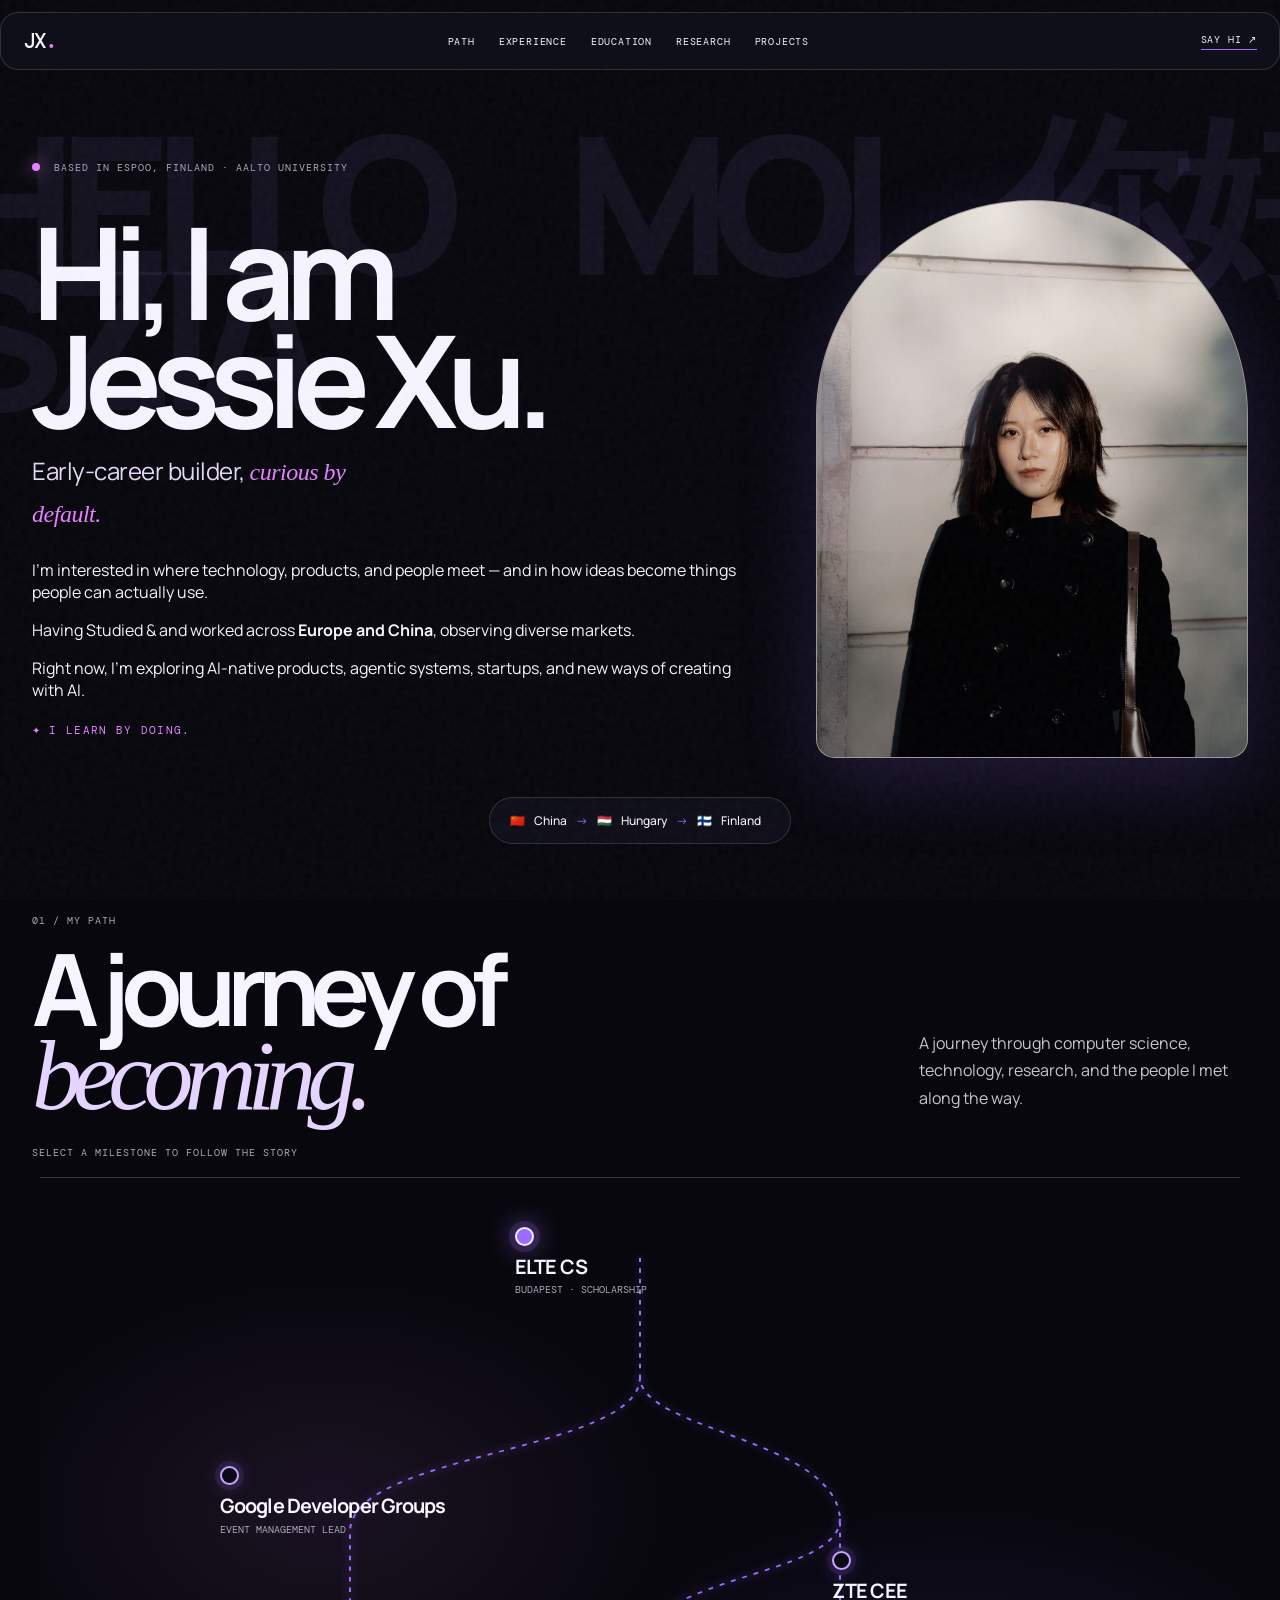
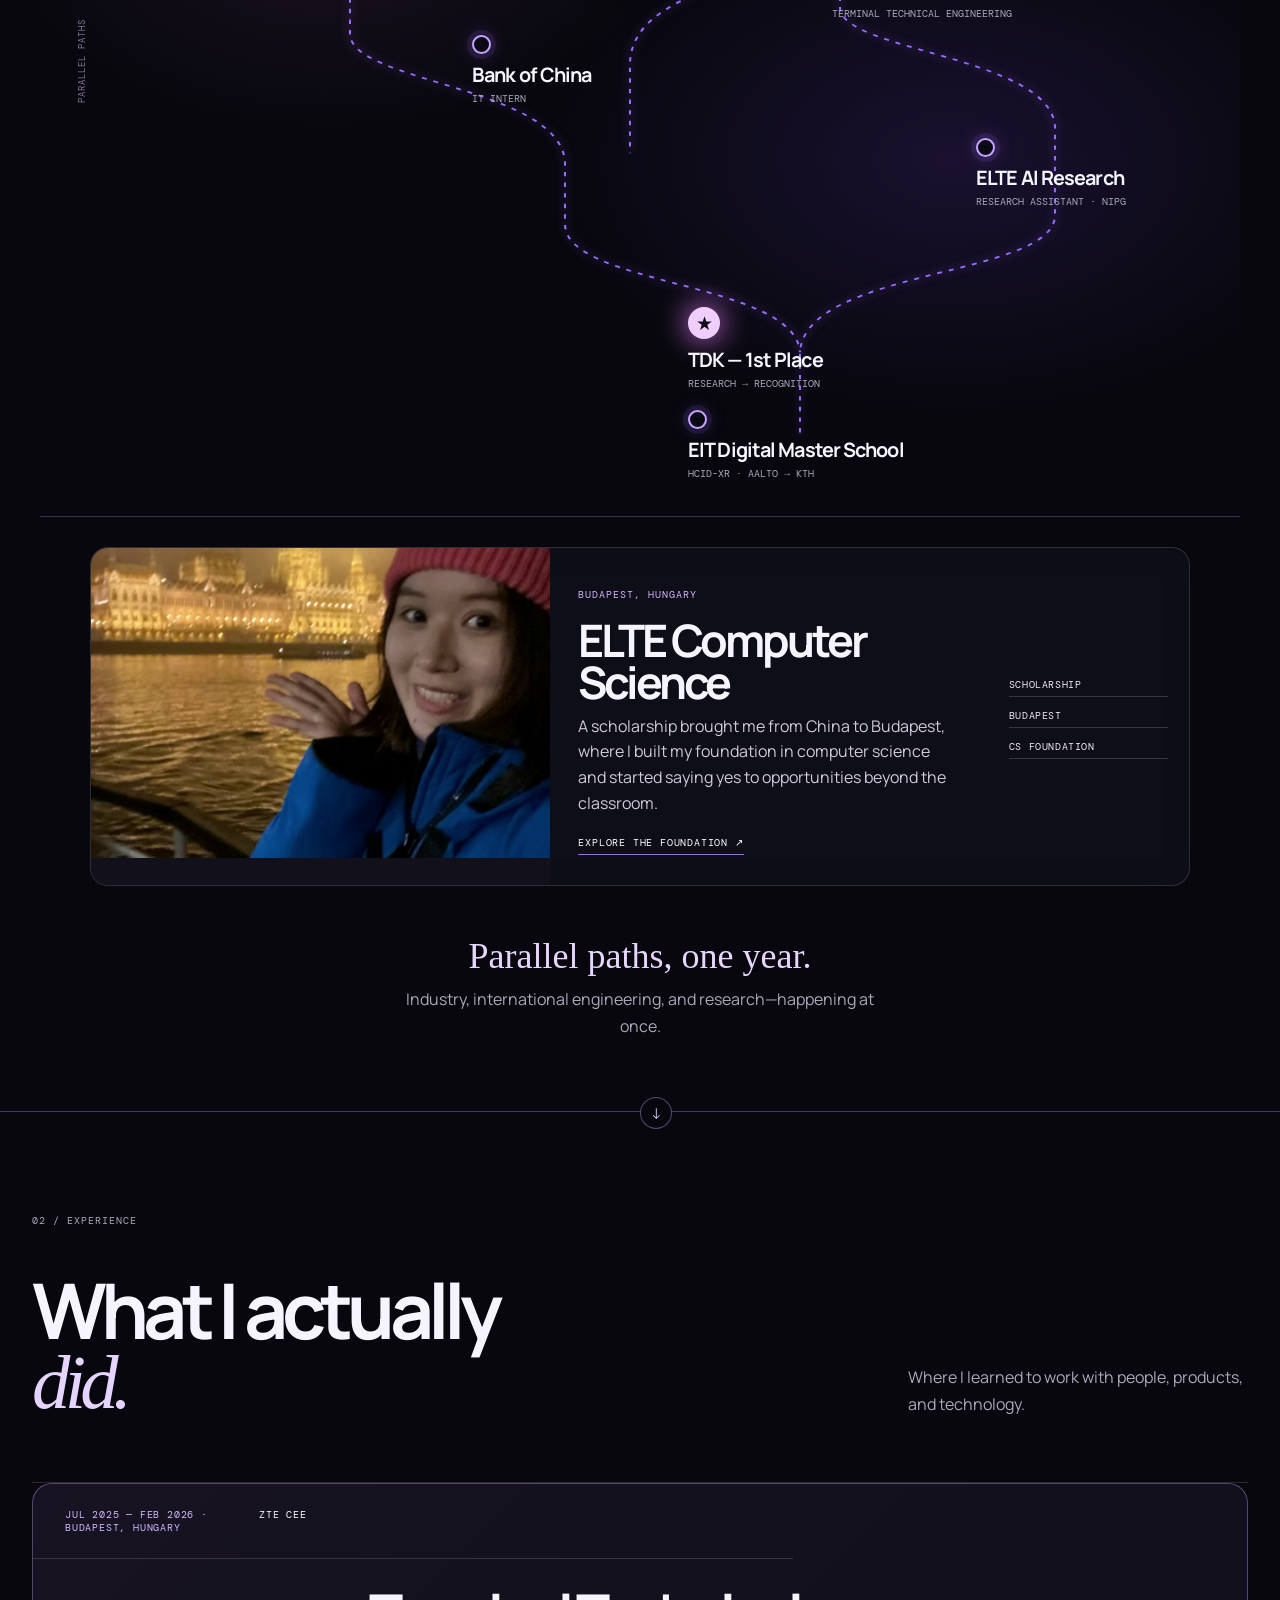
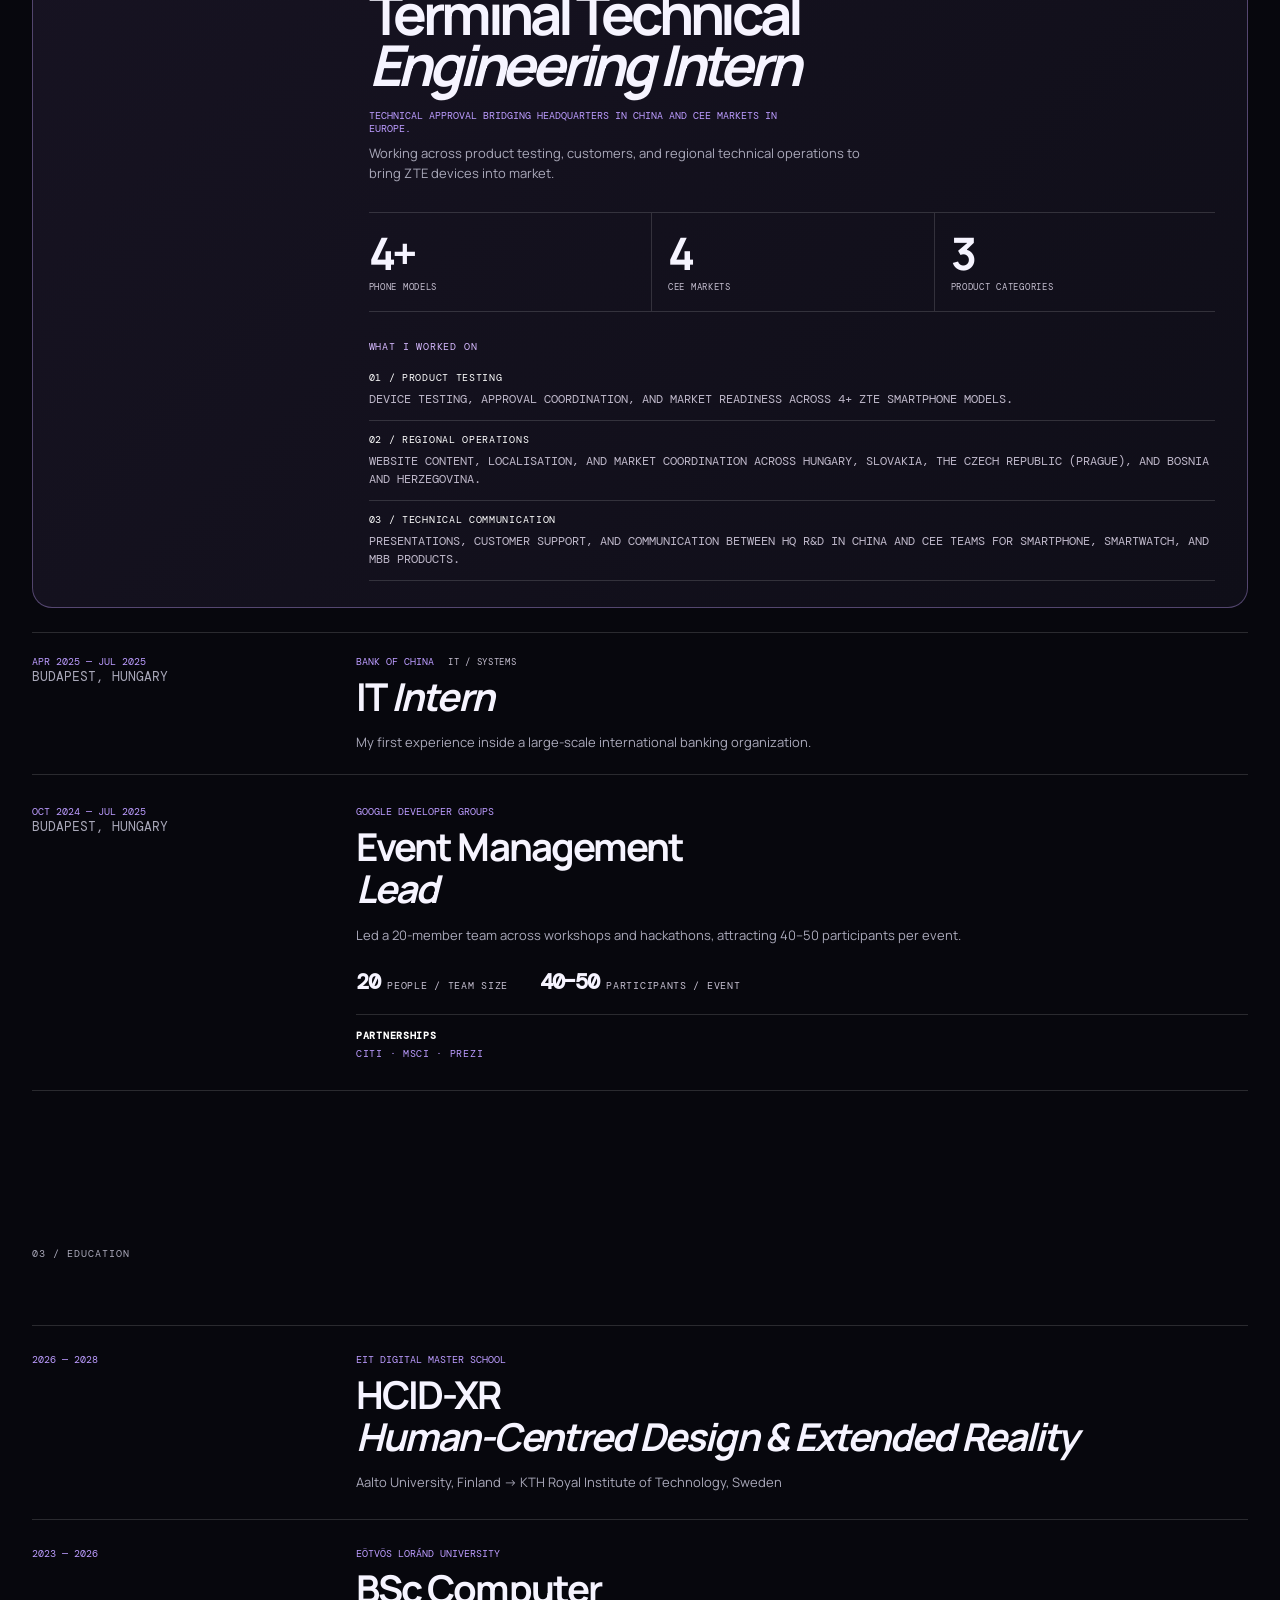
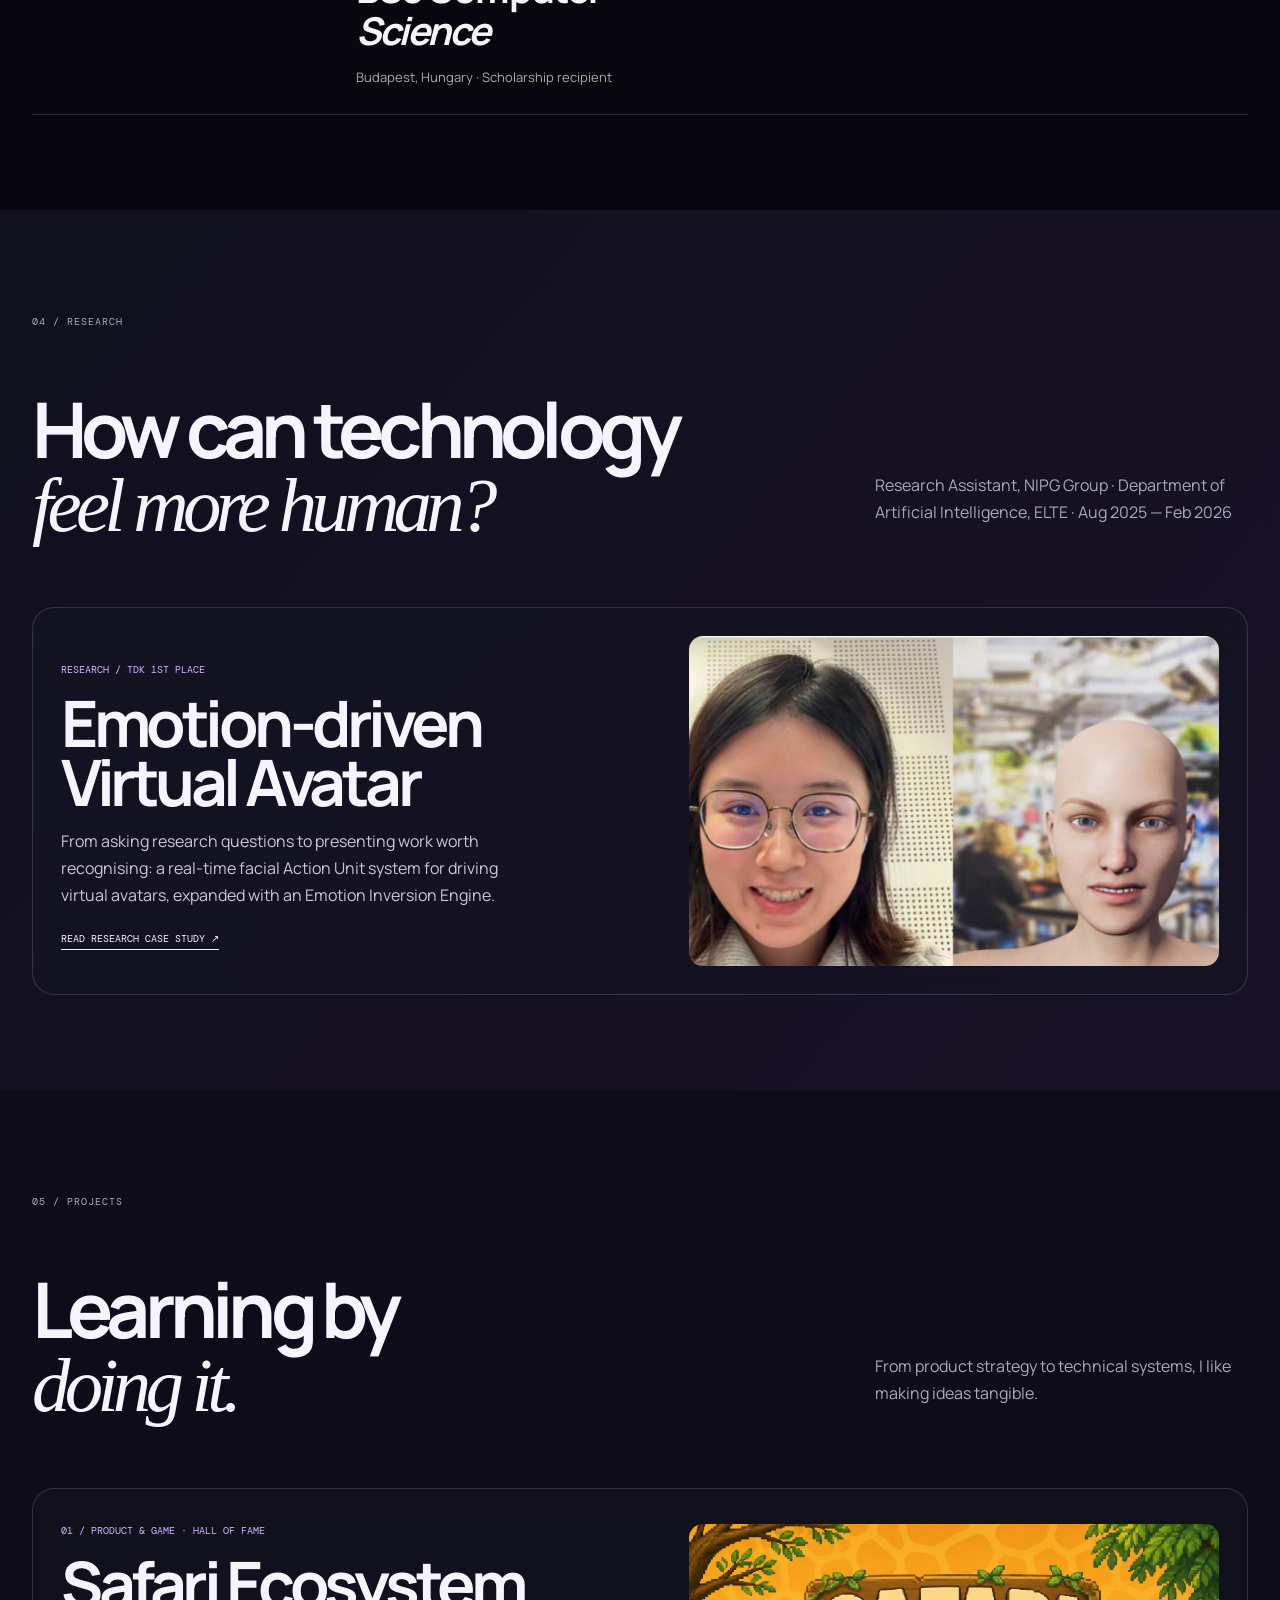
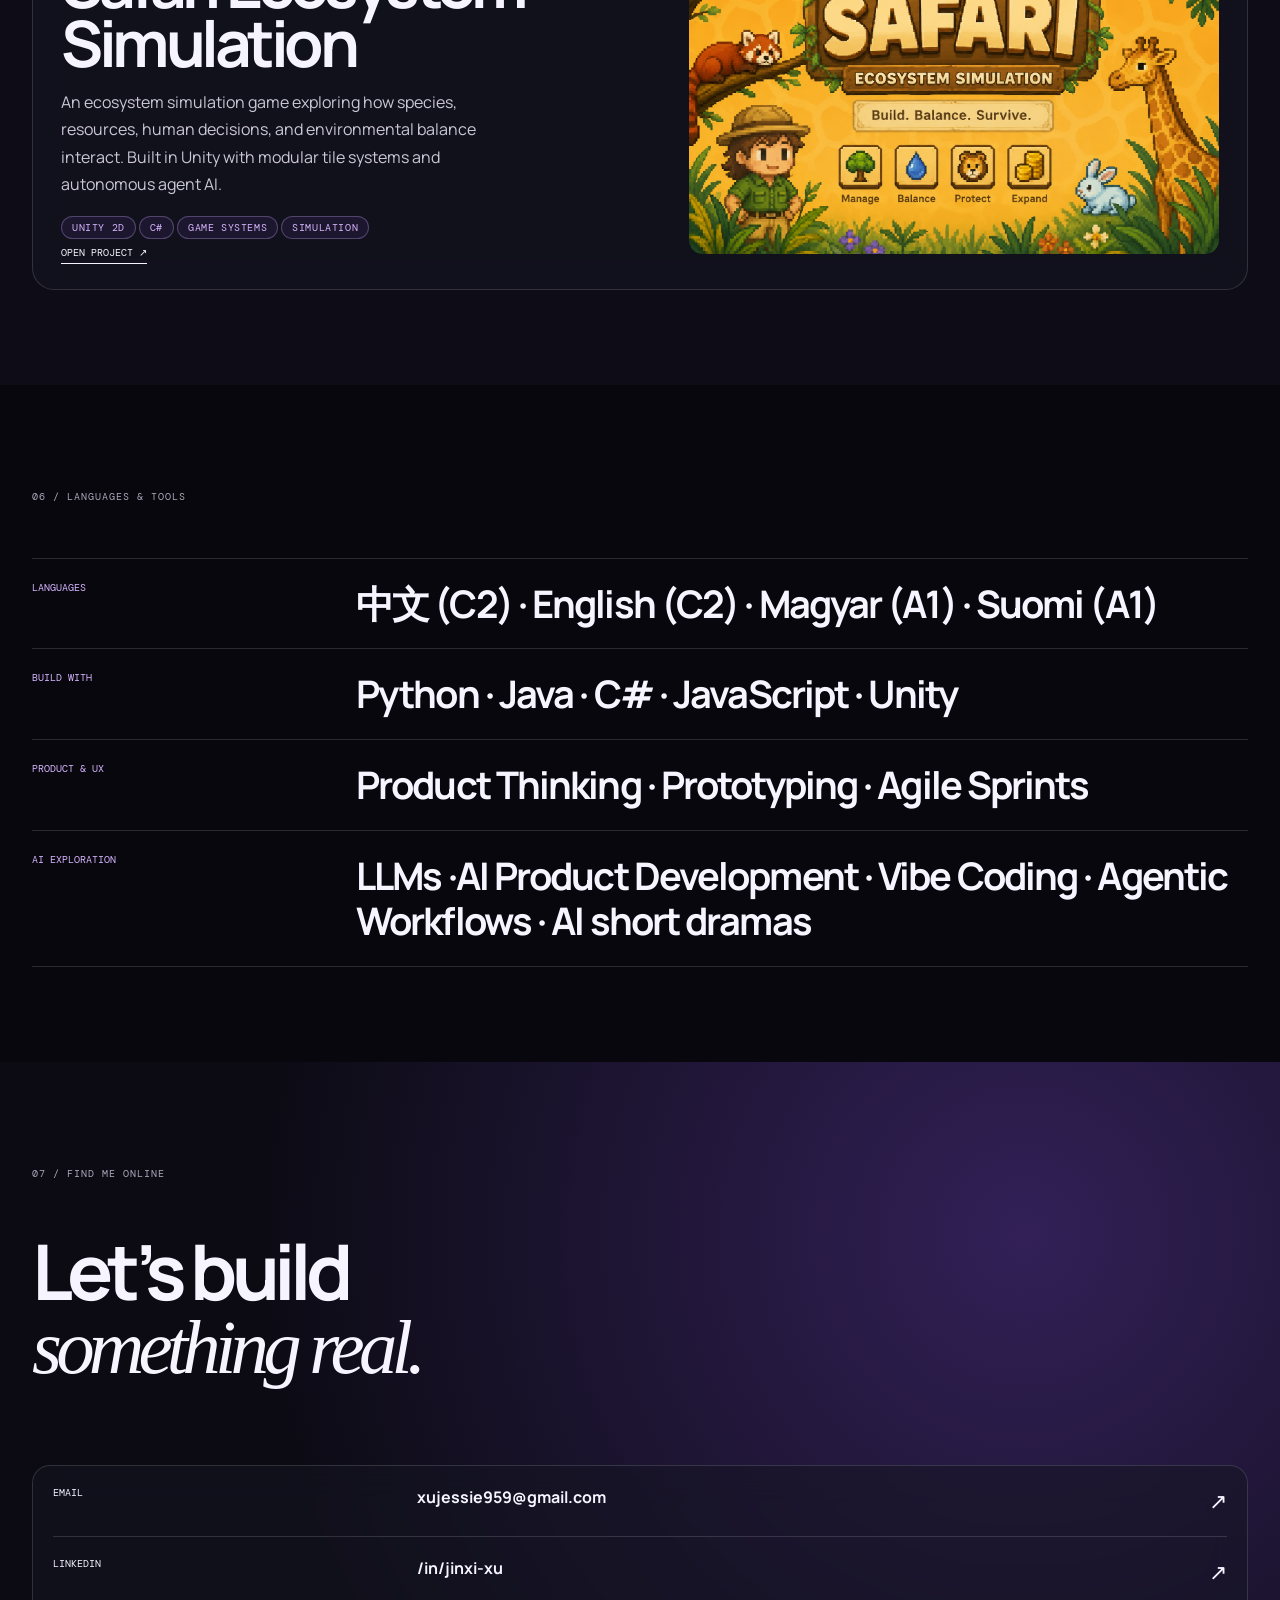
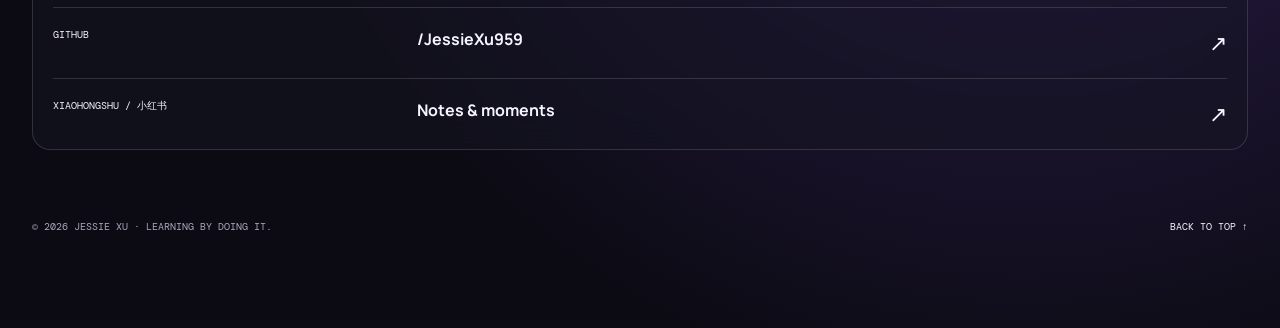
<file: index.html>
<!doctype html>
<html lang="en">
<head>
  <meta charset="UTF-8"/>
  <meta name="viewport" content="width=device-width,initial-scale=1.0"/>
  <meta name="description" content="Jessie Xu — technology, research, and human-centred design."/>
  <title>Jessie Xu — A journey of becoming</title>
  <link rel="icon" type="image/png" href="assets/website_logo.png"/>
  <link rel="preconnect" href="https://fonts.googleapis.com"/>
  <link rel="preconnect" href="https://fonts.gstatic.com" crossorigin/>
  <link href="https://fonts.googleapis.com/css2?family=DM+Mono:wght@400;500&family=Manrope:wght@400;500;600;700;800&display=swap" rel="stylesheet"/>
  <link rel="stylesheet" href="style.css"/>
  <link rel="stylesheet" href="v3.css"/>
</head>
<body>
  <div class="noise"></div><div class="progress"><span></span></div>
  <header class="nav glass">
    <a class="brand" href="#top">JX<span>.</span></a>
    <nav>
      <a href="#path">Path</a>
      <a href="#work">Experience</a>
      <a href="#education">Education</a>
      <a href="#research">Research</a>
      <a href="#projects">Projects</a>
    </nav>
    <a class="nav-mail" href="mailto:xujessie959@gmail.com">Say hi ↗</a>
  </header>

  <main id="top">
    <!-- Hero 区域 -->
    <section class="hero section">
      <div class="hello-bg parallax" data-speed=".08">
        <span>HELLO</span><span>MOI</span><span>你好</span><span>SZIA</span>
      </div>
      <p class="eyebrow"><i></i> Based in Espoo, Finland · Aalto University</p>
      <div class="hero-grid">
        <div class="hero-copy">
          <h1>Hi, I am<br/><button class="glow-name">Jessie Xu.</button></h1>
          
          <p class="hero-tagline hover-glow">Early-career builder, <em>curious by default.</em></p>

          <div class="hero-clean-lines">
            <div class="clean-item">
              <p>I’m interested in where technology, products, and people meet — and in how ideas become things people can actually use.</p>
            </div>
            <div class="clean-item">
             
              <p>Having Studied &amp; and worked across <b>Europe and China</b>, observing diverse markets.</p>
            </div>
            <div class="clean-item">
              
              <p>Right now, I’m exploring AI-native products, agentic systems, startups, and new ways of creating with AI.</p>
            </div>
          </div>

          <p class="hero-motto hover-glow">I learn by doing.</p>
        </div>

        <figure class="portrait-frame parallax" data-speed="-.05">
          <div class="light-beam"></div>
          <img src="assets/jessie-portrait.jpg" alt="Portrait of Jessie Xu"/>
        </figure>
      </div>

      <div class="route glass">
        <span>🇨🇳</span><b>China</b><i>→</i><span>🇭🇺</span><b>Hungary</b><i>→</i><span>🇫🇮</span><b>Finland</b><i></i>
      </div>
    </section>

    <!-- 01 / My Path (原版完整保留) -->
    <section class="path-section section" id="path">
      <p class="section-label">01 / My path</p>
      <div class="path-intro">
        <h2>A journey of<br/><em>becoming.</em></h2>
        <p>A journey through computer science, technology, research, and the people I met along the way.</p>
      </div>
      <p class="path-instruction">Select a milestone to follow the story</p>
      <div class="journey-map" aria-label="Jessie Xu's journey from ELTE Computer Science to EIT Digital Master School">
        <svg class="journey-lines" viewBox="0 0 1200 1060" preserveAspectRatio="none" aria-hidden="true">
          <path d="M600 90 L600 225 C600 285 795 295 800 385 L800 485 C800 535 1010 540 1015 620 L1015 720 C1015 790 765 780 760 875 L760 970"/>
          <path d="M600 225 C600 310 310 310 310 400 L310 515 C310 570 520 575 525 660 L525 730 C525 800 755 795 760 875"/>
          <path d="M800 385 C800 455 590 445 590 550 L590 650"/>
        </svg>
        <button class="path-event event-elte is-active" data-path="elte" aria-pressed="true"><span class="event-year">2023</span><i></i><strong>ELTE CS</strong><small>Budapest · Scholarship</small></button>
        <button class="path-event event-gdg" data-path="gdg" aria-pressed="false"><span class="event-year">2024</span><i></i><strong>Google Developer Groups</strong><small>Event Management Lead</small></button>
        <button class="path-event event-boc" data-path="boc" aria-pressed="false"><span class="event-year">2025</span><i></i><strong>Bank of China</strong><small>IT Intern</small></button>
        <button class="path-event event-zte" data-path="zte" aria-pressed="false"><span class="event-year">2025</span><i></i><strong>ZTE CEE</strong><small>Terminal Technical Engineering</small></button>
        <button class="path-event event-ai" data-path="ai" aria-pressed="false"><span class="event-year">2025</span><i></i><strong>ELTE AI Research</strong><small>Research Assistant · NIPG</small></button>
        <button class="path-event event-tdk" data-path="tdk" aria-pressed="false"><span class="event-year">2026</span><i>★</i><strong>TDK — 1st Place</strong><small>Research → Recognition</small></button>
        <button class="path-event event-eit" data-path="eit" aria-pressed="false"><span class="event-year">2026 — now</span><i></i><strong>EIT Digital Master School</strong><small>HCID-XR · Aalto → KTH</small></button>
      </div>
      <article class="path-story glass" aria-live="polite">
        <div class="story-media single">
          <img class="is-visible" data-story-media="elte" src="assets/path/elte-budapest.jpg" alt="Jessie in Budapest"/>
          <img data-story-media="gdg" src="assets/path/gdg-team.jpg" alt="Google Developer Groups Event Management Team"/>
          <img data-story-media="gdg" src="assets/path/gdg-community.jpg" alt="Google Developer Groups community"/>
          <img data-story-media="boc" src="assets/path/boc.jpg" alt="Jessie at Bank of China"/>
          <img data-story-media="zte" src="assets/path/zte.jpg" alt="Jessie and supervisor at ZTE Hungary"/>
          <img data-story-media="ai" src="assets/path/ai-research.jpg" alt="Jessie presenting AI research"/>
          <img data-story-media="tdk" src="assets/path/tdk.jpg" alt="TDK first-place research group"/>
          <img data-story-media="eit" src="assets/path/eit.jpg" alt="Jessie at EIT Digital"/>
        </div>
        <div class="story-copy">
          <p class="story-kicker">Budapest, Hungary</p>
          <h3>ELTE Computer Science</h3>
          <p class="story-text">A scholarship brought me from China to Budapest, where I built my foundation in computer science and started saying yes to opportunities beyond the classroom.</p>
          <a class="story-explore" href="#education">Explore the foundation ↗</a>
        </div>
        <div class="story-metrics">
          <span>Scholarship</span><span>Budapest</span><span>CS foundation</span>
        </div>
      </article>
      <div class="path-note"><span>Parallel paths, one year.</span><p>Industry, international engineering, and research—happening at once.</p></div>
    </section>

    <!-- 02 / Experience (保留 Budapest, Hungary 地点) -->
    <section class="work-only section section-bridge" id="work">
      <p class="section-label">02 / Experience</p>
      <div class="section-intro">
        <h2>What I actually<br/><em>did.</em></h2>
        <p>Where I learned to work with people, products, and technology.</p>
      </div>
      <div class="experience-list">
        <article class="experience-feature experience-feature--text">
          <div class="experience-meta">
            <span>Jul 2025 — Feb 2026 · Budapest, Hungary</span>
            <p>ZTE CEE</p>
          </div>
          <div class="experience-panel">
            <h3>Terminal Technical<br/><em>Engineering Intern</em></h3>
            <p class="experience-lede">Technical approval bridging headquarters in China and CEE markets in Europe.</p>
            <small>Working across product testing, customers, and regional technical operations to bring ZTE devices into market.</small>
            <div class="experience-impact">
              <div><b>4+</b><span>phone models</span></div>
              <div><b>4</b><span>CEE markets</span></div>
              <div><b>3</b><span>product categories</span></div>
            </div>
            <div class="ownership">
              <span>What I worked on</span>
              <div>
                <p><b>01 / Product testing</b>Device testing, approval coordination, and market readiness across 4+ ZTE smartphone models.</p>
                <p><b>02 / Regional operations</b>Website content, localisation, and market coordination across Hungary, Slovakia, the Czech Republic (Prague), and Bosnia and Herzegovina.</p>
                <p><b>03 / Technical communication</b>Presentations, customer support, and communication between HQ R&amp;D in China and CEE teams for smartphone, smartwatch, and MBB products.</p>
              </div>
            </div>
          </div>
        </article>
        <article class="experience-row experience-row--compact">
          <span>Apr 2025 — Jul 2025<br/><small style="color:var(--muted);text-transform:uppercase;">Budapest, Hungary</small></span>
          <div>
            <p>Bank of China <i>IT / Systems</i></p>
            <h3>IT <em>Intern</em></h3>
            <small>My first experience inside a large-scale international banking organization.</small>
          </div>
        </article>
        <article class="experience-row experience-row--gdg">
          <span>Oct 2024 — Jul 2025<br/><small style="color:var(--muted);text-transform:uppercase;">Budapest, Hungary</small></span>
          <div>
            <p>Google Developer Groups</p>
            <h3>Event Management<br/><em>Lead</em></h3>
            <small>Led a 20-member team across workshops and hackathons, attracting 40–50 participants per event.</small>
            <div class="experience-highlights">
              <div><b>20</b><span>people / team size</span></div>
              <div><b>40–50</b><span>participants / event</span></div>
            </div>
            <p class="partnerships"><b>Partnerships</b> Citi · MSCI · Prezi</p>
          </div>
        </article>
      </div>
    </section>

    <!-- 03 / Education -->
    <section class="education-only section" id="education">
      <p class="section-label">03 / Education</p>
      <div class="experience-list">
        <article>
          <span>2026 — 2028</span>
          <div>
            <p>EIT Digital Master School</p>
            <h3>HCID-XR<br/><em>Human-Centred Design &amp; Extended Reality</em></h3>
            <small>Aalto University, Finland → KTH Royal Institute of Technology, Sweden</small>
          </div>
        </article>
        <article>
          <span>2023 — 2026</span>
          <div>
            <p>Eötvös Loránd University</p>
            <h3>BSc Computer<br/><em>Science</em></h3>
            <small>Budapest, Hungary · Scholarship recipient</small>
          </div>
        </article>
      </div>
    </section>

    <!-- 04 / Research (原版样式) -->
    <section class="research-section section" id="research">
      <p class="section-label">04 / Research</p>
      <div class="project-heading">
        <h2>How can technology<br/><em>feel more human?</em></h2>
        <p>Research Assistant, NIPG Group · Department of Artificial Intelligence, ELTE · Aug 2025 — Feb 2026</p>
      </div>
      <a class="research-feature glass" href="avatar-project.html">
        <div>
          <span>Research / TDK 1st Place</span>
          <h3>Emotion-driven<br/>Virtual Avatar</h3>
          <p>From asking research questions to presenting work worth recognising: a real-time facial Action Unit system for driving virtual avatars, expanded with an Emotion Inversion Engine.</p>
          <b>Read research case study ↗</b>
        </div>
        <figure>
          <img src="assets/avatar-cover-jessie.png" alt="Jessie and an emotion-driven virtual avatar"/>
        </figure>
      </a>
    </section>

    <!-- 05 / Projects (精美双栏 Safari 卡片) -->
    <section class="projects section" id="projects">
      <p class="section-label">05 / Projects</p>
      <div class="project-heading">
        <h2>Learning by<br/><em>doing it.</em></h2>
        <p>From product strategy to technical systems, I like making ideas tangible.</p>
      </div>
      <a class="research-feature glass safari-feature-card" href="safari-project.html">
        <div>
          <span>01 / Product & Game · Hall of Fame</span>
          <h3>Safari Ecosystem<br/>Simulation</h3>
          <p>An ecosystem simulation game exploring how species, resources, human decisions, and environmental balance interact. Built in Unity with modular tile systems and autonomous agent AI.</p>
          <div class="project-card-tags">
            <small>Unity 2D</small>
            <small>C#</small>
            <small>Game Systems</small>
            <small>Simulation</small>
          </div>
          <b>Open project ↗</b>
        </div>
        <figure>
          <img src="assets/safari_cover.png" alt="Safari game start screen" loading="lazy"/>
        </figure>
      </a>
    </section>

    <!-- 06 / Languages & Tools -->
    <section class="languages section" id="skills">
      <p class="section-label">06 / Languages &amp; tools</p>
      <div class="language-grid">
        <div>
          <span>LANGUAGES</span>
          <h3>中文 (C2) · English (C2) · Magyar (A1) · Suomi (A1)</h3>
        </div>
        <div>
          <span>BUILD WITH</span>
          <h3>Python · Java · C# · JavaScript  · Unity</h3>
        </div>
        <div>
          <span>PRODUCT &amp; UX</span>
          <h3>Product Thinking · Prototyping · Agile Sprints</h3>
        </div>
        <div>
          <span>AI EXPLORATION</span>
          <h3>LLMs ·AI Product Development  · Vibe Coding · Agentic Workflows · AI short dramas</h3>
        </div>
      </div>
    </section>

    <!-- 07 / Connect -->
    <section class="connect section" id="connect">
      <p class="section-label">07 / Find me online</p>
      <h2>Let’s build<br/><em>something real.</em></h2>
      <div class="socials glass">
        <a href="mailto:xujessie959@gmail.com"><span>Email</span><b>xujessie959@gmail.com</b><i>↗</i></a>
        <a href="https://www.linkedin.com/in/jinxi-xu/" target="_blank" rel="noreferrer"><span>LinkedIn</span><b>/in/jinxi-xu</b><i>↗</i></a>
        <a href="https://github.com/JessieXu959" target="_blank" rel="noreferrer"><span>GitHub</span><b>/JessieXu959</b><i>↗</i></a>
        <a href="https://www.xiaohongshu.com/user/profile/619f43a80000000010006d61" target="_blank" rel="noreferrer"><span>Xiaohongshu / 小红书</span><b>Notes &amp; moments</b><i>↗</i></a>
      </div>
      <footer>
        <span>© 2026 Jessie Xu · Learning by doing it.</span>
        <a href="#top">Back to top ↑</a>
      </footer>
    </section>
  </main>

  <script src="script.js"></script>
</body>
</html>
</file>
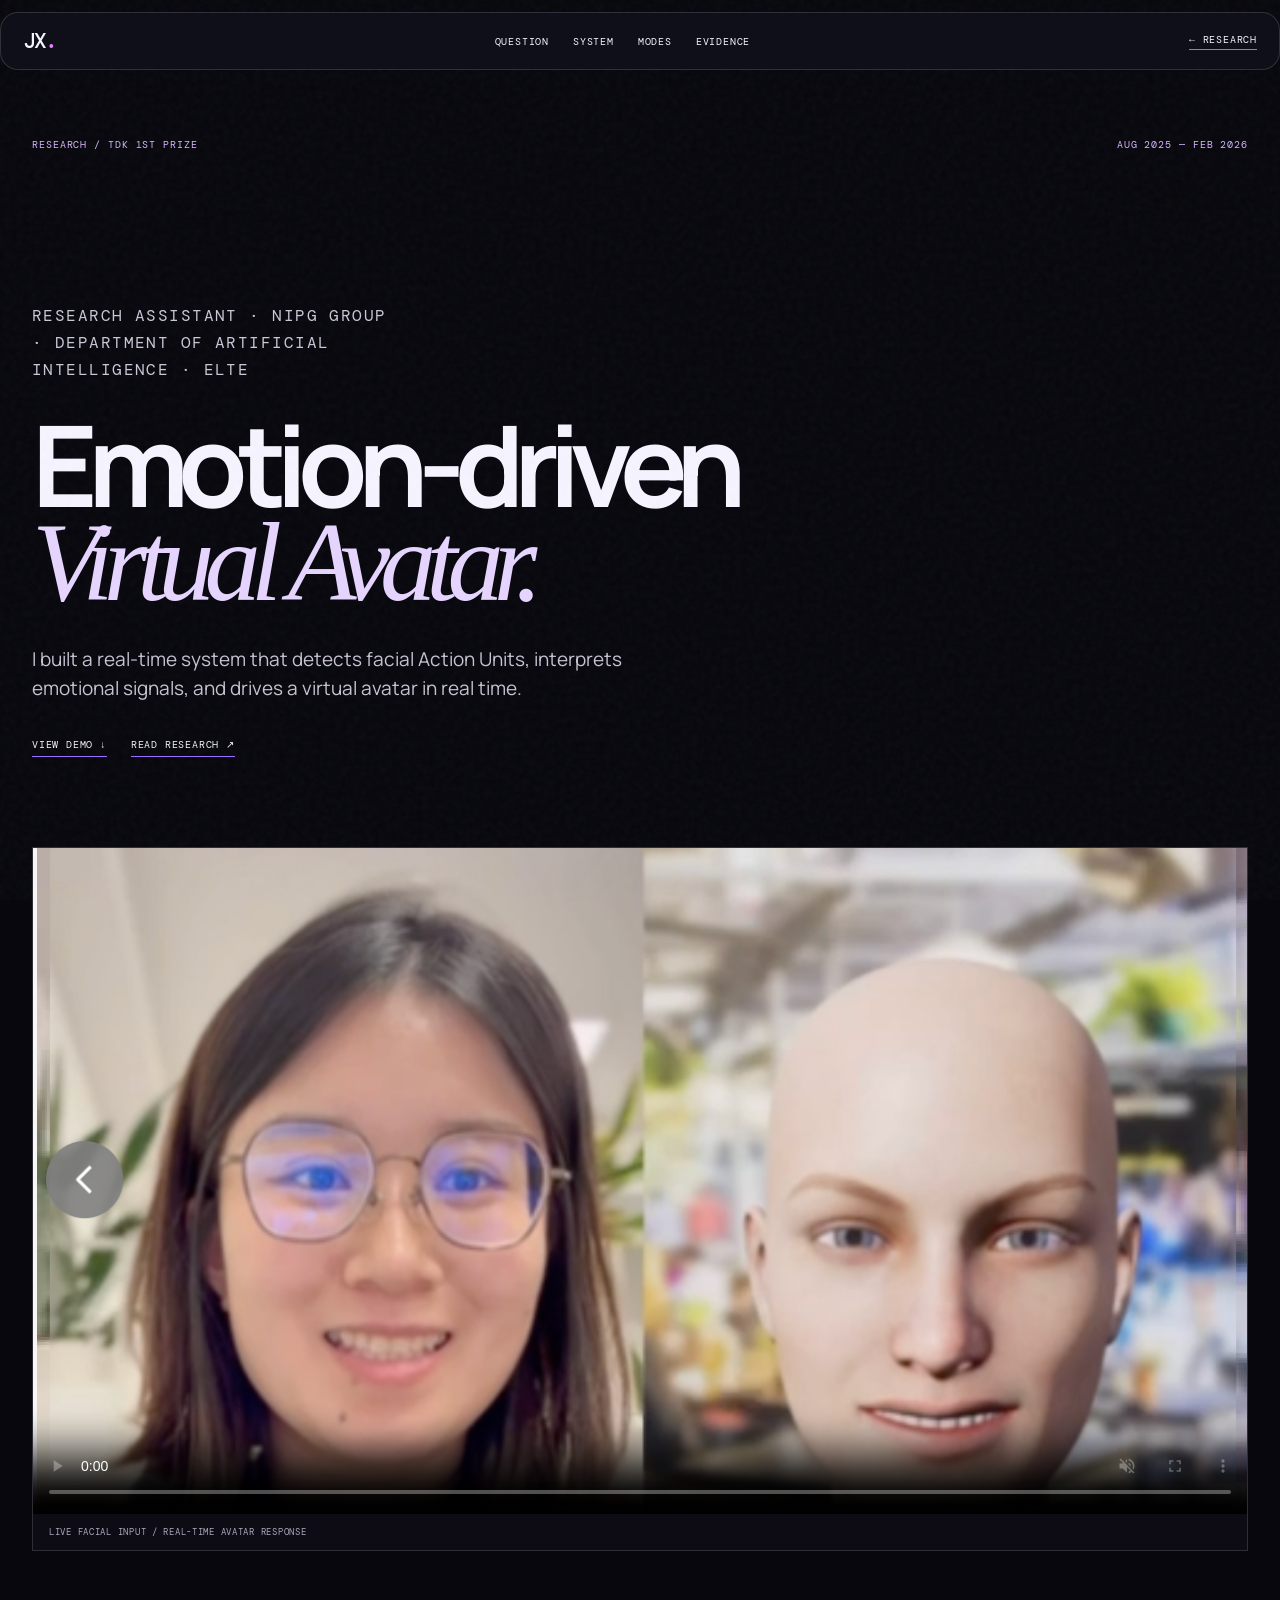
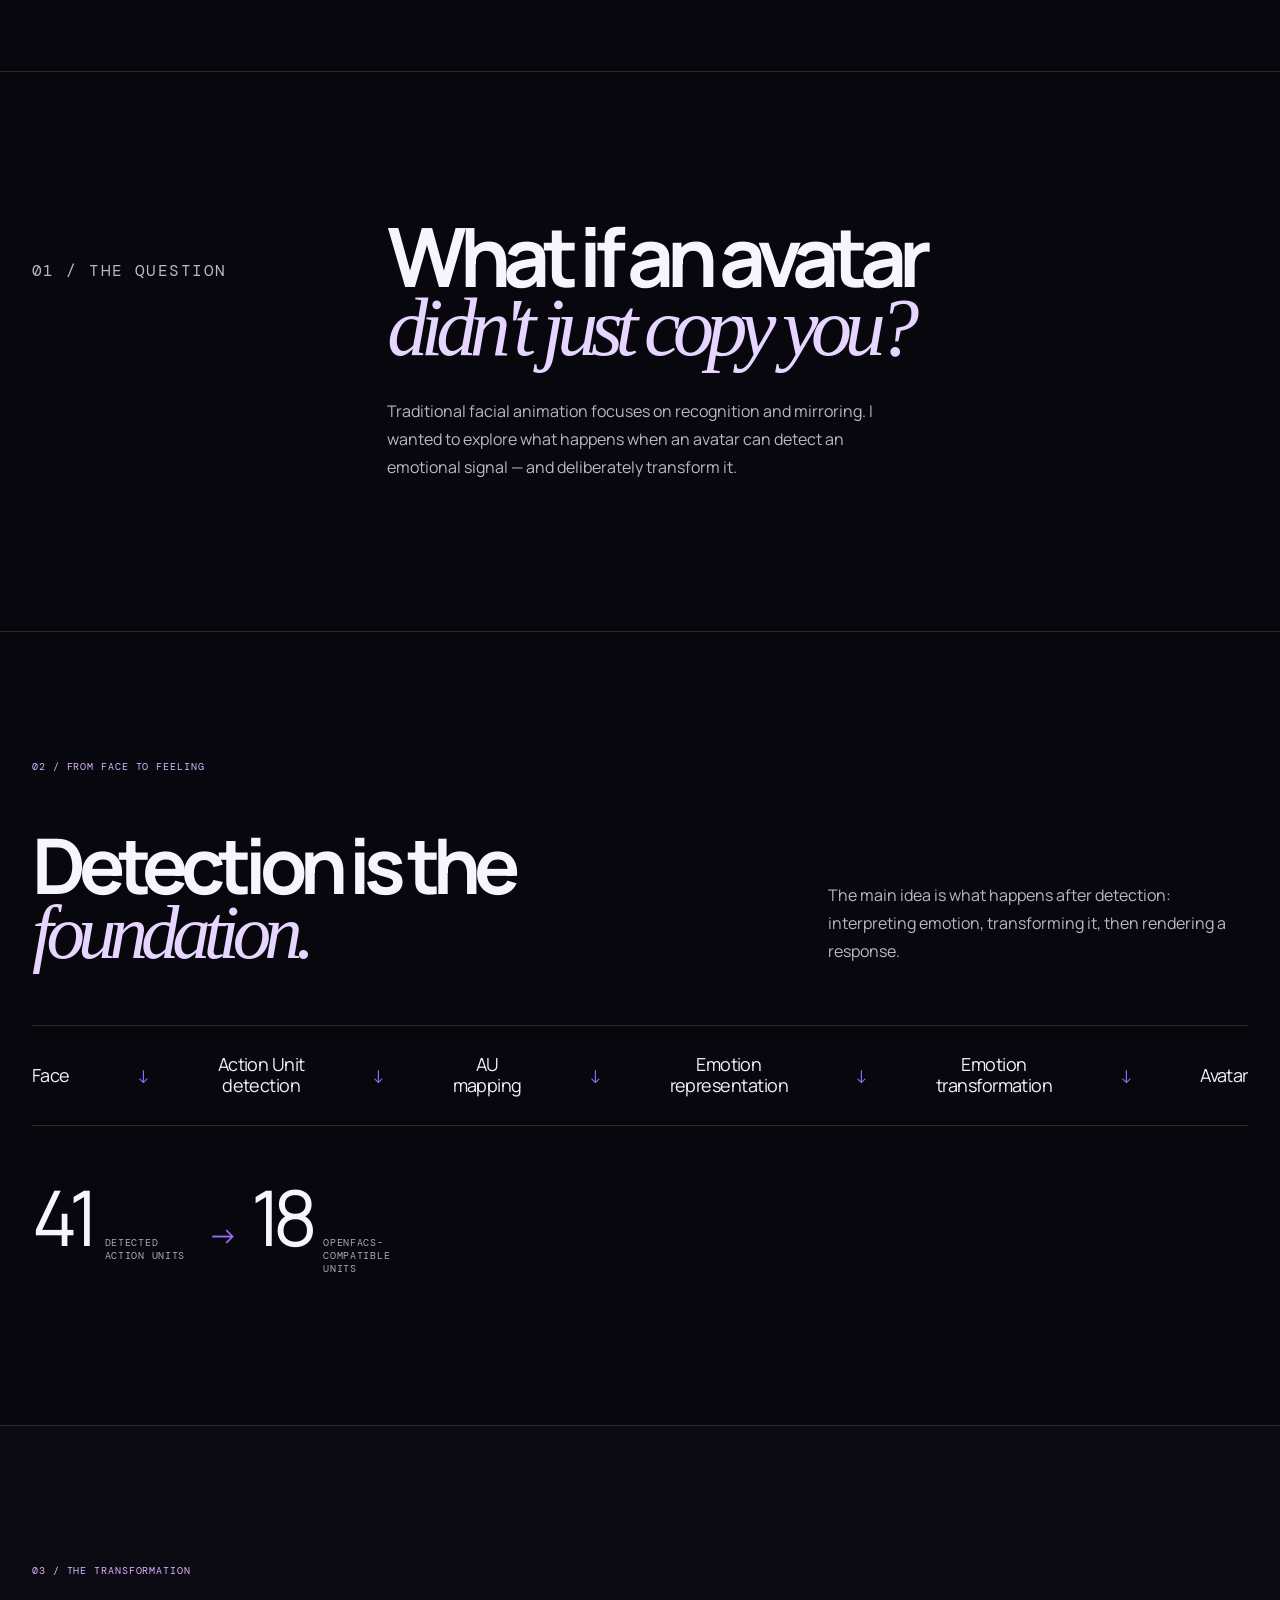
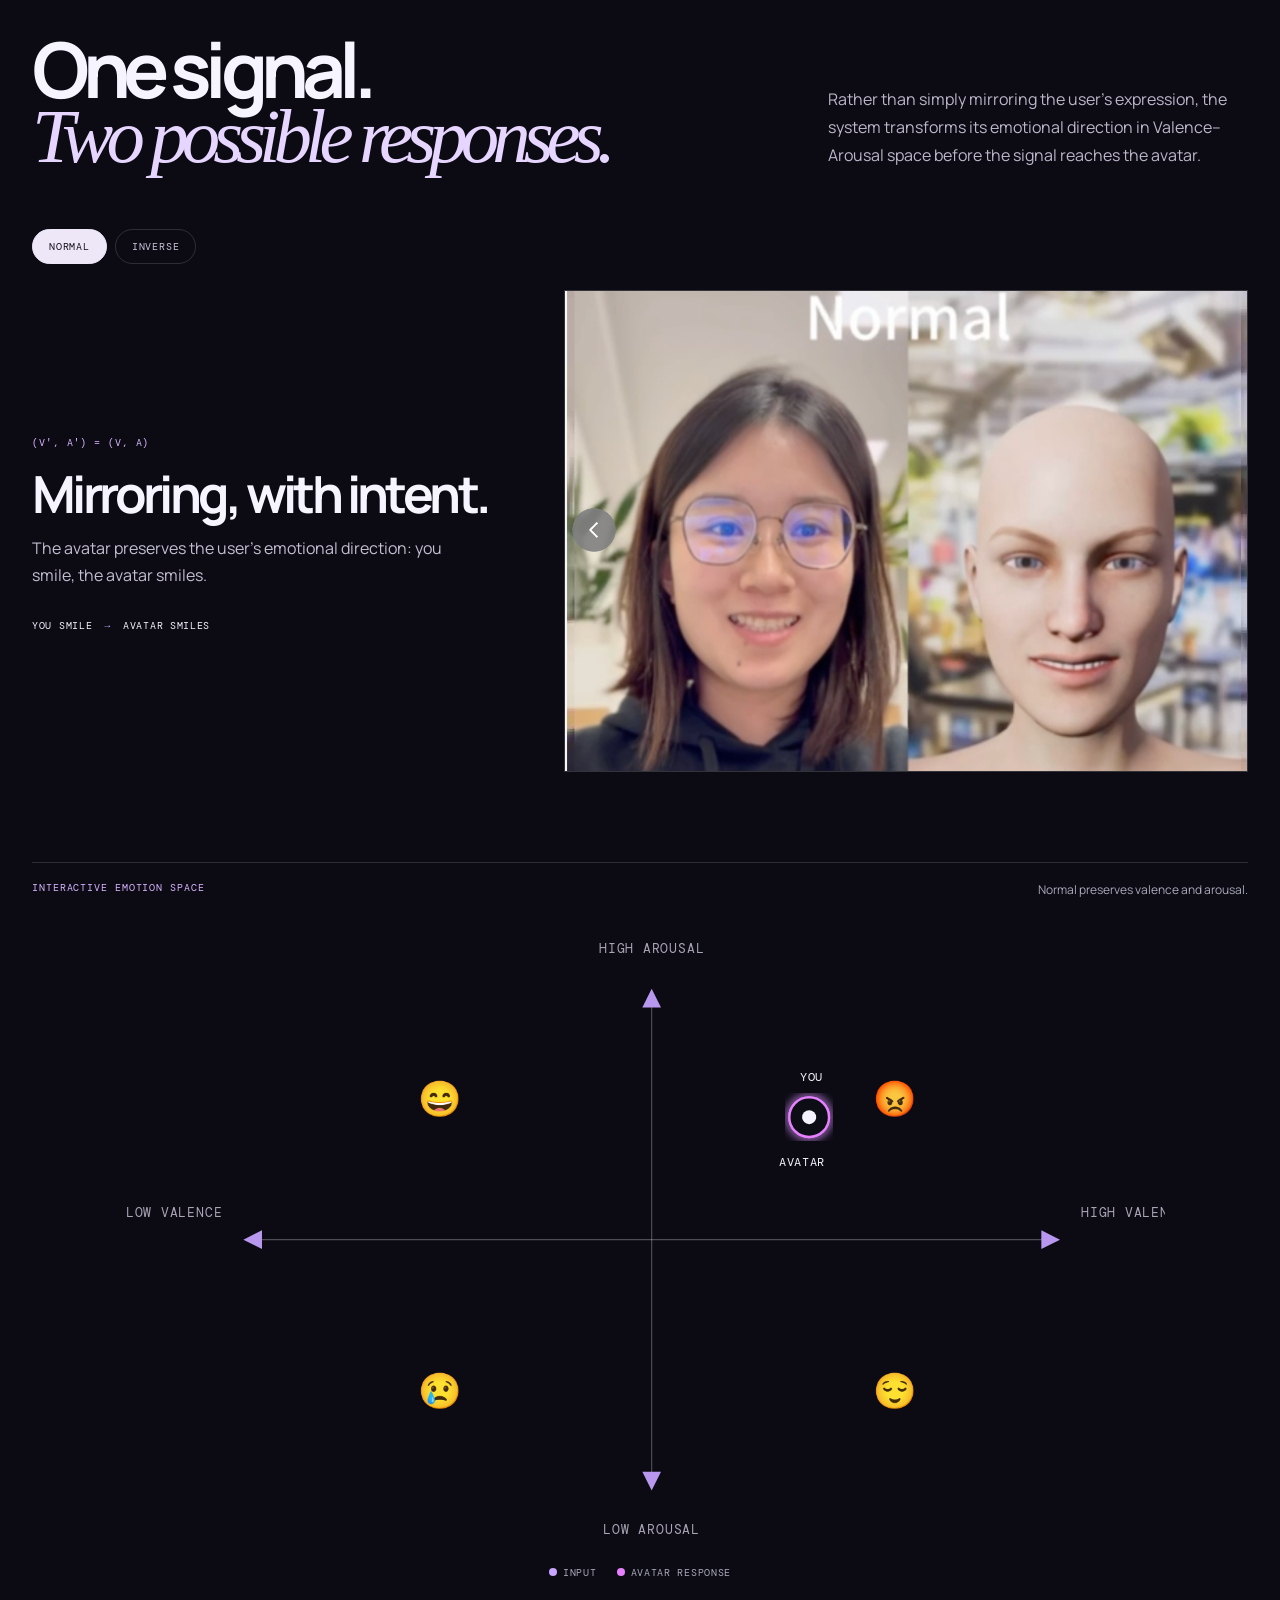
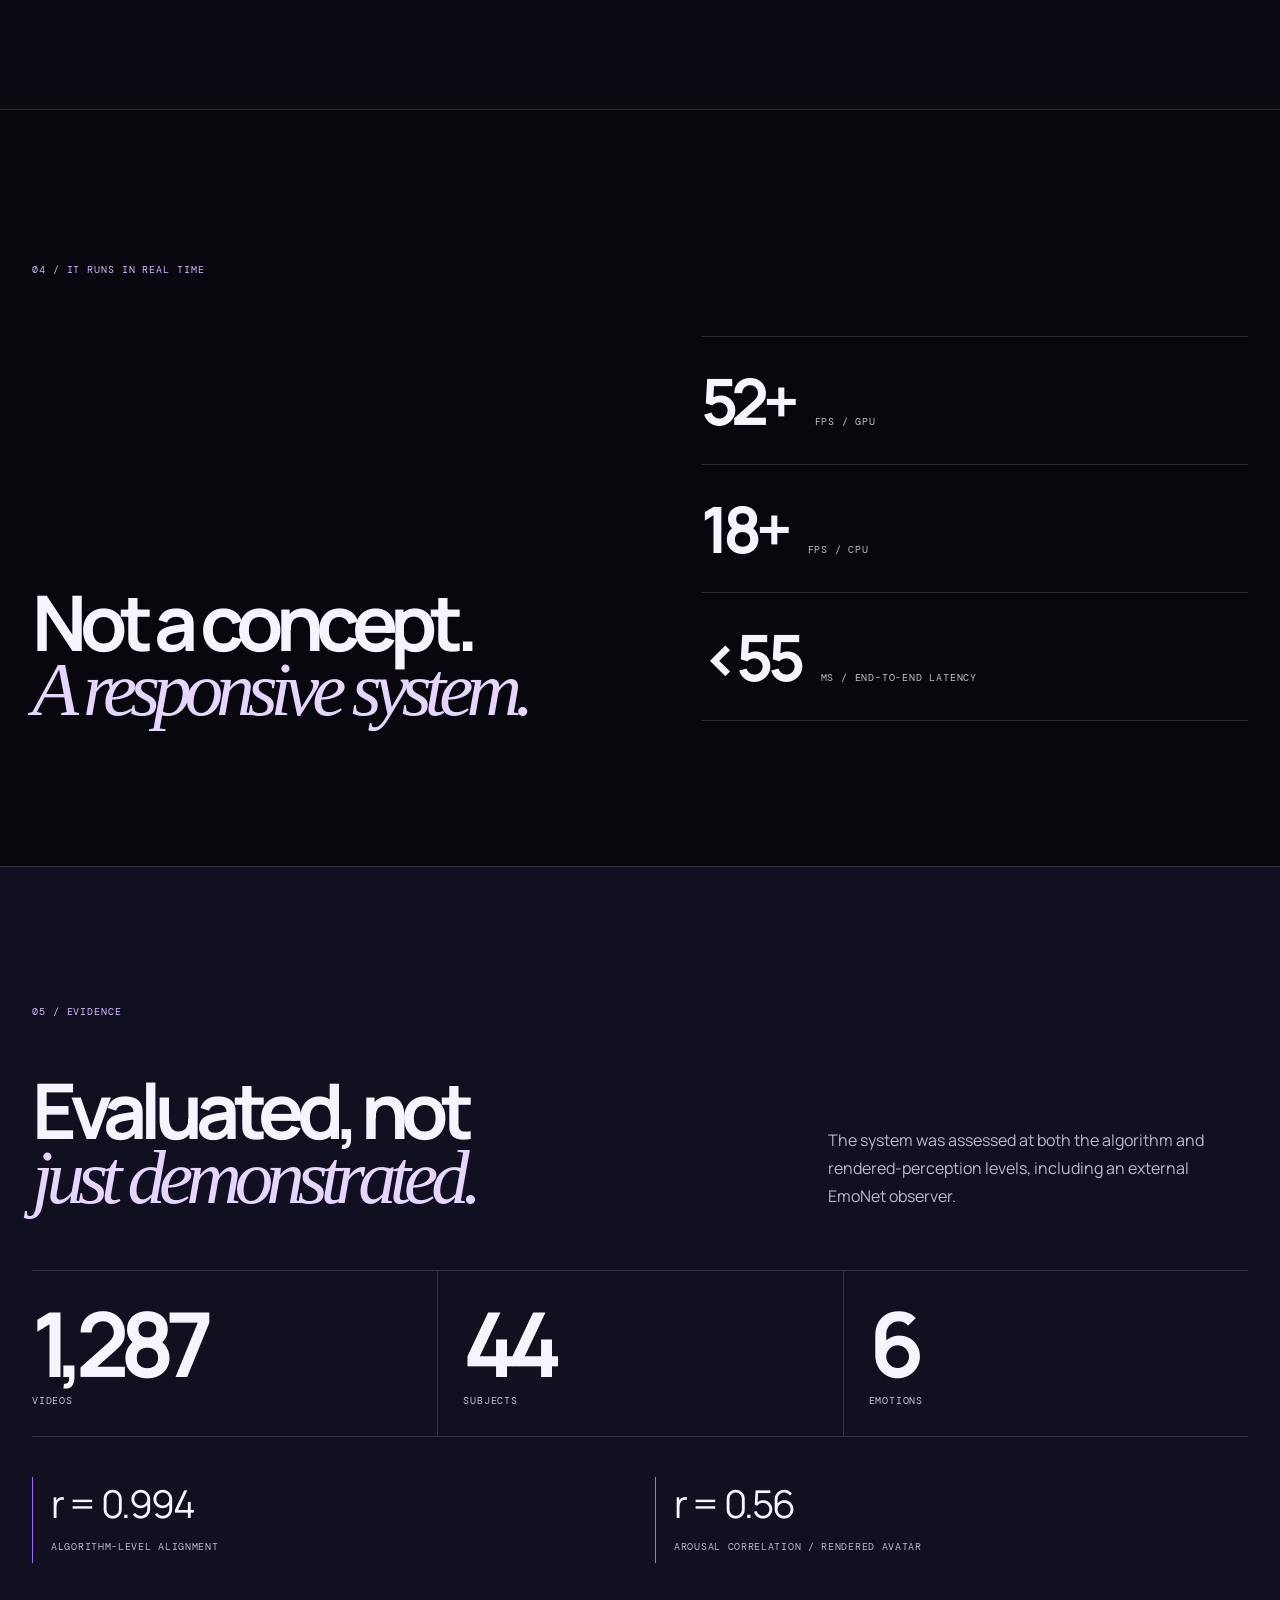
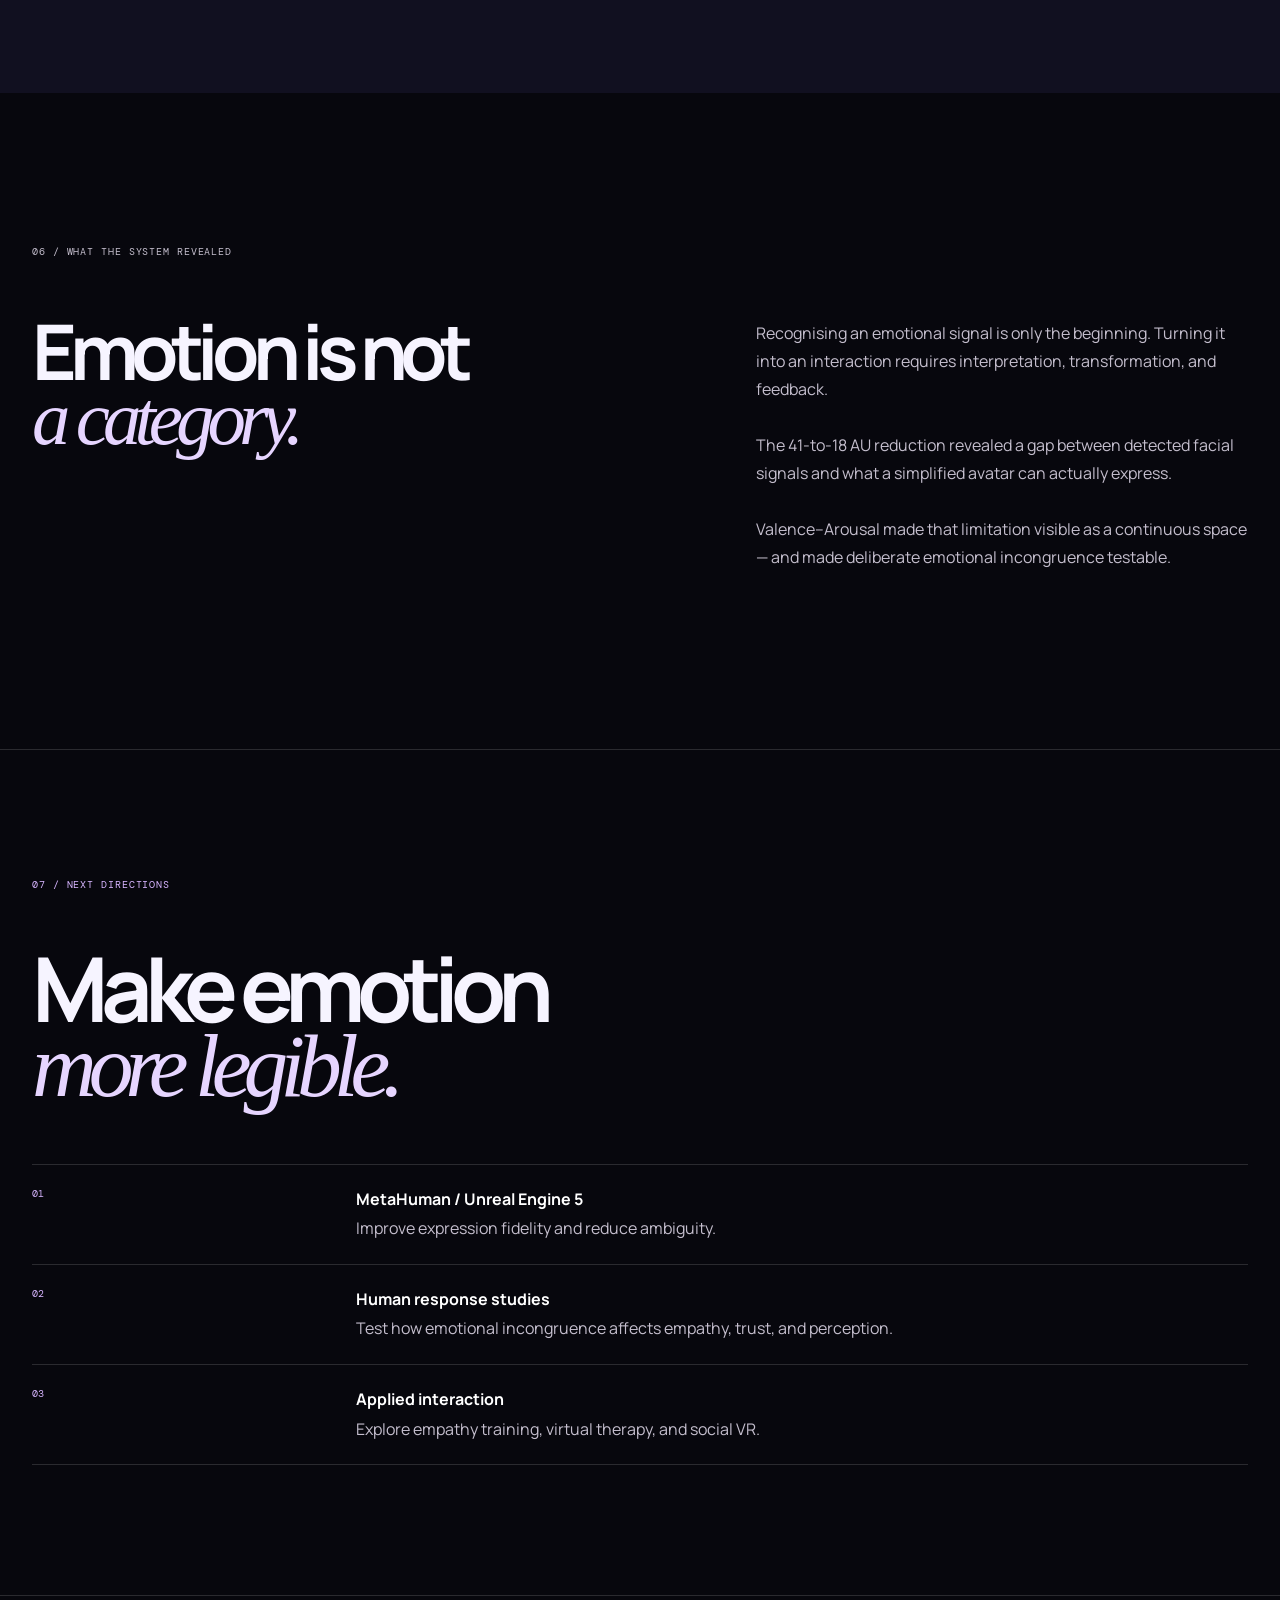
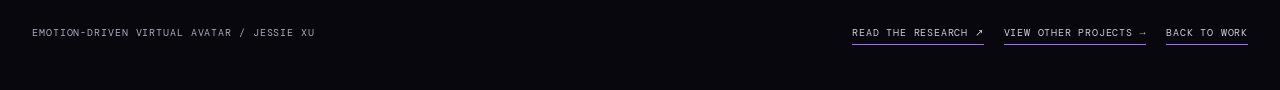
<file: avatar-project.html>
<!doctype html>
<html lang="en"><head><meta charset="UTF-8"/><meta name="viewport" content="width=device-width,initial-scale=1.0"/><meta name="description" content="Emotion-driven Virtual Avatar, a real-time facial Action Unit research system by Jessie Xu."/><title>Emotion-driven Virtual Avatar — Jessie Xu</title><link rel="preconnect" href="https://fonts.googleapis.com"/><link rel="preconnect" href="https://fonts.gstatic.com" crossorigin/><link href="https://fonts.googleapis.com/css2?family=DM+Mono:wght@400;500&family=Manrope:wght@400;500;600;700;800&display=swap" rel="stylesheet"/><link rel="stylesheet" href="style.css"/><link rel="stylesheet" href="avatar-case.css"/></head>
<body class="avatar-case"><div class="noise"></div><div class="progress"><span></span></div>
<header class="nav glass"><a class="brand" href="index.html">JX<span>.</span></a><nav><a href="#question">Question</a><a href="#system">System</a><a href="#transformation">Modes</a><a href="#evidence">Evidence</a></nav><a class="nav-mail" href="index.html#research">← Research</a></header>
<main>
<section class="avatar-hero case-shell" id="top"><div class="case-meta"><span>Research / TDK 1st Prize</span><span>Aug 2025 — Feb 2026</span></div><div class="hero-copy"><p class="case-overline">Research Assistant · NIPG Group · Department of Artificial Intelligence · ELTE</p><h1>Emotion-driven<br/><em>Virtual Avatar.</em></h1><p>I built a real-time system that detects facial Action Units, interprets emotional signals, and drives a virtual avatar in real time.</p><div class="case-actions"><a href="#demo">View demo ↓</a><a href="assets/real-time-avatar-research.pdf" target="_blank" rel="noreferrer">Read research ↗</a></div></div><figure class="hero-demo" id="demo"><video src="assets/avatar-demo.mp4" poster="assets/avatar-normal.png" muted autoplay loop playsinline controls aria-label="Real-time facial expression and virtual avatar demo"></video><figcaption>Live facial input / real-time avatar response</figcaption></figure></section>
<section class="case-shell question" id="question"><p class="case-label">01 / The question</p><div><h2>What if an avatar<br/><em>didn't just copy you?</em></h2><p>Traditional facial animation focuses on recognition and mirroring. I wanted to explore what happens when an avatar can detect an emotional signal — and deliberately transform it.</p></div></section>
<section class="system case-shell" id="system"><p class="case-label">02 / From face to feeling</p><div class="system-heading"><h2>Detection is the<br/><em>foundation.</em></h2><p>The main idea is what happens after detection: interpreting emotion, transforming it, then rendering a response.</p></div><div class="pipeline" aria-label="Face to avatar system pipeline"><div>Face</div><i>↓</i><div>Action Unit<br/>detection</div><i>↓</i><div>AU<br/>mapping</div><i>↓</i><div>Emotion<br/>representation</div><i>↓</i><div>Emotion<br/>transformation</div><i>↓</i><div>Avatar</div></div><div class="au-bridge"><span>41</span><i>detected action units</i><b>→</b><span>18</span><i>OpenFACS-compatible units</i></div></section>
<section class="transformation" id="transformation"><div class="case-shell"><p class="case-label">03 / The transformation</p><div class="transform-heading"><h2>One signal.<br/><em>Two possible responses.</em></h2><p>Rather than simply mirroring the user's expression, the system transforms its emotional direction in Valence–Arousal space before the signal reaches the avatar.</p></div><div class="mode-switch" role="tablist" aria-label="Emotion transformation mode"><button class="is-active" data-mode="normal" role="tab" aria-selected="true">Normal</button><button data-mode="inverse" role="tab" aria-selected="false">Inverse</button></div><div class="mode-stage" data-active-mode="normal"><div class="mode-copy"><span class="mode-formula">(V′, A′) = (V, A)</span><h3 data-mode-title>Mirroring, with intent.</h3><p data-mode-description>The avatar preserves the user's emotional direction: you smile, the avatar smiles.</p><div class="mode-flow"><span>You smile</span><i>→</i><span data-avatar-response>Avatar smiles</span></div></div><figure class="mode-frame"><img src="assets/avatar-normal.png" alt="Normal mode: Jessie smiles and the avatar mirrors the expression" data-mode-image/></figure></div><div class="affect-map" aria-live="polite"><div class="map-caption"><span>Interactive emotion space</span><p data-map-copy>Normal preserves valence and arousal.</p></div><svg viewBox="0 0 900 560" role="img" aria-labelledby="map-title map-desc"><title id="map-title">Valence and arousal emotion space</title><desc id="map-desc">An interactive diagram showing a facial input point and avatar response point. In normal mode they align; in inverse mode the avatar moves to the opposite valence while preserving arousal.</desc><defs><filter id="soft-glow"><feGaussianBlur stdDeviation="4" result="blur"/><feMerge><feMergeNode in="blur"/><feMergeNode in="SourceGraphic"/></feMerge></filter></defs><line class="axis" x1="120" y1="280" x2="800" y2="280"/><line class="axis" x1="460" y1="75" x2="460" y2="485"/><path class="arrow" d="M460 65l-8 16h16zM810 280l-16 -8v16zM460 495l-8 -16h16zM110 280l16 -8v16z"/><text x="460" y="34" text-anchor="middle">HIGH AROUSAL</text><text x="460" y="532" text-anchor="middle">LOW AROUSAL</text><text x="92" y="261" text-anchor="end">LOW VALENCE</text><text x="828" y="261">HIGH VALENCE</text><text class="emotion" x="260" y="170">😄</text><text class="emotion" x="650" y="170">😡</text><text class="emotion" x="260" y="420">😢</text><text class="emotion" x="650" y="420">😌</text><line class="signal-line" x1="595" y1="175" x2="595" y2="175"/><g class="point point-input" transform="translate(595 175)"><circle r="17"/><circle class="point-core" r="6"/><text x="-8" y="-31">YOU</text></g><g class="point point-avatar" transform="translate(595 175)"><circle r="17"/><circle class="point-core" r="6"/><text x="-26" y="42">AVATAR</text></g></svg><div class="map-key"><span><i class="key-dot you"></i>Input</span><span><i class="key-dot avatar"></i>Avatar response</span></div></div></div></section>
<section class="realtime case-shell"><p class="case-label">04 / It runs in real time</p><div class="realtime-layout"><h2>Not a concept.<br/><em>A responsive system.</em></h2><div class="performance"><div><b>52+</b><span>FPS / GPU</span></div><div><b>18+</b><span>FPS / CPU</span></div><div><b>&lt;55</b><span>MS / END-TO-END LATENCY</span></div></div></div></section>
<section class="evidence" id="evidence"><div class="case-shell"><p class="case-label">05 / Evidence</p><div class="evidence-heading"><h2>Evaluated, not<br/><em>just demonstrated.</em></h2><p>The system was assessed at both the algorithm and rendered-perception levels, including an external EmoNet observer.</p></div><div class="research-scale"><div><b>1,287</b><span>videos</span></div><div><b>44</b><span>subjects</span></div><div><b>6</b><span>emotions</span></div></div><div class="correlations"><div><span>r = 0.994</span><p>Algorithm-level alignment</p></div><div><span>r = 0.56</span><p>Arousal correlation / rendered avatar</p></div></div></div></section>
<section class="reflection case-shell"><p class="case-label">06 / What the system revealed</p><div class="reflection-grid"><h2>Emotion is not<br/><em>a category.</em></h2><div><p>Recognising an emotional signal is only the beginning. Turning it into an interaction requires interpretation, transformation, and feedback.</p><p>The 41-to-18 AU reduction revealed a gap between detected facial signals and what a simplified avatar can actually express.</p><p>Valence–Arousal made that limitation visible as a continuous space — and made deliberate emotional incongruence testable.</p></div></div></section>
<section class="next case-shell"><p class="case-label">07 / Next directions</p><h2>Make emotion<br/><em>more legible.</em></h2><div class="next-list"><div><span>01</span><p><b>MetaHuman / Unreal Engine 5</b>Improve expression fidelity and reduce ambiguity.</p></div><div><span>02</span><p><b>Human response studies</b>Test how emotional incongruence affects empathy, trust, and perception.</p></div><div><span>03</span><p><b>Applied interaction</b>Explore empathy training, virtual therapy, and social VR.</p></div></div></section>
</main><footer class="case-footer case-shell"><span>Emotion-driven Virtual Avatar / Jessie Xu</span><div><a href="assets/real-time-avatar-research.pdf" target="_blank" rel="noreferrer">Read the research ↗</a><a href="index.html#projects">View other projects →</a><a href="index.html#work">Back to work</a></div></footer><script src="avatar-case.js"></script></body></html>
</file>
<file: style.css>
:root{--bg:#07070d;--paper:#f4f1ed;--ink:#f6f4ff;--muted:#aaa9ba;--purple:#9b6cff;--pink:#e780ff;--line:rgba(255,255,255,.14)}*{box-sizing:border-box}html{scroll-behavior:smooth}body{margin:0;background:var(--bg);color:var(--ink);font-family:Manrope,Arial,sans-serif;overflow-x:hidden}.noise{position:fixed;inset:0;opacity:.04;pointer-events:none;background-image:url("data:image/svg+xml,%3Csvg viewBox='0 0 180 180' xmlns='http://www.w3.org/2000/svg'%3E%3Cfilter id='n'%3E%3CfeTurbulence type='fractalNoise' baseFrequency='.8' numOctaves='4'/%3E%3C/filter%3E%3Crect width='100%25' height='100%25' filter='url(%23n)'/%3E%3C/svg%3E");z-index:5}.progress{height:2px;position:fixed;z-index:20;inset:0 0 auto}.progress span{display:block;height:100%;background:linear-gradient(90deg,var(--purple),var(--pink));box-shadow:0 0 15px var(--pink)}.nav{position:sticky;top:12px;z-index:10;max-width:1280px;margin:12px auto 0;padding:14px 22px;display:flex;align-items:center;justify-content:space-between;border-radius:18px}.glass{background:rgba(22,21,35,.53);border:1px solid var(--line);backdrop-filter:blur(18px)}.brand{font:500 21px 'DM Mono',monospace;letter-spacing:-2px;text-decoration:none;color:var(--ink)}.brand span{color:var(--pink)}nav{display:flex;gap:24px}nav a,.nav-mail{font:10px 'DM Mono',monospace;letter-spacing:.08em;text-transform:uppercase;text-decoration:none;color:var(--ink)}.nav-mail{border-bottom:1px solid var(--purple);padding-bottom:3px}.section{max-width:1280px;margin:auto;padding:145px 32px}.hero{min-height:calc(100vh - 86px);position:relative;padding-top:9vh;display:flex;flex-direction:column;overflow:hidden}.hello-bg{position:absolute;inset:8% -5% auto;font-size:clamp(80px,15vw,230px);font-weight:800;letter-spacing:-.1em;line-height:.7;color:rgba(174,141,255,.075);display:flex;justify-content:space-between;flex-wrap:wrap;pointer-events:none}.eyebrow,.section-label{font:10px 'DM Mono',monospace;letter-spacing:.1em;text-transform:uppercase;color:var(--muted);position:relative}.eyebrow i{width:8px;height:8px;background:var(--pink);box-shadow:0 0 18px var(--pink);border-radius:50%;display:inline-block;margin-right:7px}.hero-grid{display:grid;grid-template-columns:1.25fr .75fr;gap:5vw;align-items:center;flex:1;position:relative}.hero h1{font-size:clamp(64px,10vw,148px);line-height:.84;letter-spacing:-.085em;margin:0}.hero h1 em,.manifesto h2 em,.project-heading em,.connect h2 em,.experience h3 em{font-family:Georgia,serif;font-weight:400}.glow-name{border:0;background:none;padding:0;color:var(--ink);font:inherit;letter-spacing:inherit;line-height:inherit;cursor:default;transition:.4s}.glow-name:hover{color:#fff;text-shadow:0 0 10px #fff,0 0 28px var(--purple),0 0 70px var(--pink);transform:scale(1.015)}.hero-copy>p{max-width:375px;margin:34px 0;font-size:16px;line-height:1.7;color:#cbc8d8}.portrait-frame{height:min(62vh,660px);margin:0;border-radius:280px 280px 24px 24px;overflow:hidden;position:relative;background:#86837e;border:1px solid rgba(255,255,255,.18);box-shadow:0 20px 80px rgba(155,108,255,.18)}.portrait-frame img{width:100%;height:100%;object-fit:cover;object-position:51% 47%;filter:saturate(.72) contrast(1.08)}.portrait-frame:after{content:'';position:absolute;inset:0;background:linear-gradient(180deg,transparent,rgba(5,4,10,.35))}.light-beam{position:absolute;z-index:1;top:-5%;left:-22%;width:110%;height:68%;background:linear-gradient(135deg,rgba(253,238,208,.86),rgba(220,184,255,.16) 48%,transparent 68%);mix-blend-mode:screen}.route{align-self:center;display:flex;gap:9px;align-items:center;padding:14px 20px;border-radius:999px;font-size:12px;position:relative}.route b{font-weight:500}.route i{color:var(--purple);font-style:normal}.hero-bottom{display:flex;justify-content:space-between;margin-top:35px;font:10px 'DM Mono',monospace;text-transform:uppercase;color:var(--muted)}.manifesto{background:linear-gradient(120deg,#121021,#0c0b14 58%,#171226);max-width:none;padding-left:max(32px,calc((100% - 1280px)/2 + 32px));padding-right:max(32px,calc((100% - 1280px)/2 + 32px))}.manifesto-layout{display:grid;grid-template-columns:1fr 1fr;gap:10%;margin-top:70px}.manifesto h2,.project-heading h2,.connect h2{font-size:clamp(45px,6vw,90px);line-height:.95;letter-spacing:-.075em;margin:0}.manifesto mark{background:linear-gradient(100deg,var(--purple),var(--pink));color:white;padding:0 .08em}.manifesto-layout p{font-size:16px;line-height:1.75;color:#d2cedf;margin:0 0 25px}.manifesto .accent-copy{color:white;font-size:20px;line-height:1.5}.timeline-section{padding-bottom:100px}.timeline-hint{text-align:right;font:10px 'DM Mono',monospace;text-transform:uppercase;color:var(--muted)}.s-timeline{height:760px;max-width:900px;margin:35px auto;position:relative}.s-timeline svg{position:absolute;inset:0;width:100%;height:100%;overflow:visible}.s-timeline path{fill:none;stroke:var(--purple);stroke-width:.7;stroke-dasharray:2 2;filter:drop-shadow(0 0 4px var(--purple))}.timeline-stop{position:absolute;width:0;height:0}.timeline-stop button{width:50px;height:50px;border-radius:50%;border:1px solid var(--purple);background:#171323;color:white;font:10px 'DM Mono',monospace;cursor:pointer;position:absolute;transform:translate(-50%,-50%);transition:.25s;box-shadow:0 0 20px rgba(155,108,255,.25)}.timeline-stop button:hover,.timeline-stop.is-open button{background:var(--purple);transform:translate(-50%,-50%) scale(1.17);box-shadow:0 0 32px var(--purple)}.stop-card{position:absolute;width:240px;padding:17px;border-radius:14px;background:rgba(30,25,47,.9);border:1px solid rgba(204,177,255,.42);backdrop-filter:blur(14px);opacity:0;pointer-events:none;transform:translateY(8px);transition:.22s}.timeline-stop:hover .stop-card,.timeline-stop.is-open .stop-card{opacity:1;transform:none;pointer-events:auto}.stop-card p,.bento-card>span{font:9px 'DM Mono',monospace;text-transform:uppercase;color:#d7b5ff;margin:0 0 7px}.stop-card h3{font-size:17px;margin:0 0 7px}.stop-card span{font-size:12px;line-height:1.5;color:#c8c4d1}.stop-a{top:0;left:50%}.stop-b{top:20%;left:27%}.stop-c{top:40%;left:67%}.stop-d{top:60%;left:35%}.stop-e{top:78%;left:72%}.stop-f{top:100%;left:50%}.stop-a .stop-card,.stop-c .stop-card,.stop-e .stop-card{left:34px;top:-20px}.stop-b .stop-card,.stop-d .stop-card,.stop-f .stop-card{right:34px;top:-20px}.projects{max-width:none;background:#0e0d17;padding-left:max(32px,calc((100% - 1280px)/2 + 32px));padding-right:max(32px,calc((100% - 1280px)/2 + 32px))}.project-heading{display:grid;grid-template-columns:1fr .5fr;gap:8%;align-items:end;margin:65px 0}.project-heading p{color:var(--muted);line-height:1.7}.bento{display:grid;grid-template-columns:1.15fr .85fr;grid-template-rows:330px 245px;gap:16px}.bento-card{border:1px solid var(--line);border-radius:22px;padding:20px;overflow:hidden;position:relative;color:inherit;text-decoration:none;transition:.35s}.bento-card:hover{transform:translateY(-7px);border-color:rgba(207,172,255,.8);box-shadow:0 15px 50px rgba(139,78,255,.2)}.bento-card h3{font-size:clamp(24px,3vw,39px);line-height:1;letter-spacing:-.06em;margin:4px 0 15px}.bento-card p{font-size:12px;color:#d6d0df;margin:0}.bento-card b{font:10px 'DM Mono',monospace;text-transform:uppercase;border-bottom:1px solid;padding-bottom:4px}.avatar-card{background:linear-gradient(135deg,#352163,#151025)}.bento-symbol{position:absolute;right:7%;top:5%;font:220px/1 Georgia,serif;color:#c7a2ff;opacity:.7;transform:rotate(-16deg)}.avatar-card>div:last-child,.safari-card>div:last-child,.research-card>div:last-child{position:absolute;left:20px;bottom:20px;z-index:2}.safari-card{background:#a85df1}.bento-sun{position:absolute;width:150px;height:150px;border-radius:50%;right:18%;top:13%;background:#ffcf62}.bento-hill{position:absolute;width:120%;height:75%;bottom:-55%;left:-15%;background:#144a53;border-radius:50% 50% 0 0}.research-card{background:#131d2a}.research-card svg{width:74%;position:absolute;right:5%;top:20%;overflow:visible}.research-card path{stroke:#c995ff;fill:none;stroke-width:3}.skill-card{background:linear-gradient(135deg,#20202a,#15151c)}.skill-card>p{font-size:19px;line-height:1.45;color:white;margin-top:30px}.skill-card i{position:absolute;right:20px;bottom:15px;font-size:40px;color:var(--pink);animation:pulse 2.5s infinite}@keyframes pulse{50%{filter:drop-shadow(0 0 16px var(--pink));opacity:.5}}.experience{padding-top:150px}.experience-list{margin-top:65px;border-top:1px solid var(--line)}.experience-list article{display:grid;grid-template-columns:25% 1fr;gap:20px;padding:27px 0;border-bottom:1px solid var(--line)}.experience-list>article>span,.experience-list p{font:10px 'DM Mono',monospace;text-transform:uppercase;color:#bc9cff;margin:0 0 8px}.experience-list h3{font-size:clamp(23px,3vw,39px);letter-spacing:-.05em;line-height:1.1;margin:0 0 12px}.experience-list small{font-size:13px;color:var(--muted)}.connect{max-width:none;background:radial-gradient(circle at 80% 20%,#322057,#0c0b14 62%);padding-left:max(32px,calc((100% - 1280px)/2 + 32px));padding-right:max(32px,calc((100% - 1280px)/2 + 32px))}.connect h2{margin:55px 0 80px}.socials{border-radius:18px;padding:0 20px}.socials a{display:grid;grid-template-columns:30% 1fr auto;gap:12px;padding:20px 0;color:var(--ink);text-decoration:none;border-bottom:1px solid var(--line);transition:.25s}.socials a:last-child{border:0}.socials a:hover{padding-left:10px;color:#e0c3ff}.socials span,footer{font:10px 'DM Mono',monospace;text-transform:uppercase}.socials i{font-style:normal;font-size:22px}footer{display:flex;justify-content:space-between;padding-top:70px;color:var(--muted)}footer a{color:var(--ink);text-decoration:none}@media(max-width:700px){.nav{margin:8px 12px;padding:13px 15px}.nav nav{display:none}.section{padding:95px 20px}.hero{min-height:auto;padding-top:8vh}.hero-grid,.manifesto-layout,.project-heading{grid-template-columns:1fr;gap:30px}.hero h1{font-size:18vw}.portrait-frame{height:430px}.route{flex-wrap:wrap;justify-content:center;gap:7px;padding:12px}.manifesto{padding:90px 20px}.s-timeline{height:700px}.stop-card{width:195px}.stop-a .stop-card,.stop-c .stop-card,.stop-e .stop-card{left:22px}.stop-b .stop-card,.stop-d .stop-card,.stop-f .stop-card{right:22px}.bento{grid-template-columns:1fr;grid-template-rows:290px 280px 230px 230px}.experience-list article{grid-template-columns:1fr;gap:8px}.socials a{grid-template-columns:1fr auto}.socials b{grid-column:1}.socials i{grid-column:2;grid-row:1/3}.connect{padding:95px 20px}.hello-bg{font-size:22vw}.project-heading{margin:45px 0}.timeline-hint{text-align:left}}
</file>
<file: v3.css>
body{background:#07070d}.research-section{max-width:none;background:linear-gradient(130deg,#11101d,#171125);padding-left:max(32px,calc((100% - 1280px)/2 + 32px));padding-right:max(32px,calc((100% - 1280px)/2 + 32px))}.research-feature{display:grid;grid-template-columns:1fr .9fr;gap:40px;align-items:center;max-width:100%;padding:28px;border-radius:22px;color:inherit;text-decoration:none;overflow:hidden;transition:.3s}.research-feature:hover{transform:translateY(-6px);border-color:#bd9cff;box-shadow:0 15px 55px rgba(155,108,255,.22)}.research-feature span,.language-grid span{font:10px 'DM Mono',monospace;text-transform:uppercase;color:#d7b5ff}.research-feature h3{font-size:clamp(34px,5vw,70px);line-height:.92;letter-spacing:-.07em;margin:16px 0}.research-feature p{max-width:460px;line-height:1.7;color:#ccc7d5}.research-feature b{font:10px 'DM Mono',monospace;text-transform:uppercase;border-bottom:1px solid;padding-bottom:4px}.research-feature figure{height:330px;margin:0;border-radius:14px;overflow:hidden}.research-feature img{width:100%;height:100%;object-fit:cover;object-position:center}.project-bento{display:grid;grid-template-columns:1.3fr .7fr;gap:16px}.project-bento .bento-card{height:360px}.community-card{background:linear-gradient(135deg,#20202a,#15151c)}.community-card>p{font-size:22px;line-height:1.55;color:white;margin-top:34px}.community-card i{position:absolute;right:24px;bottom:16px;color:#e780ff;font-size:42px;animation:pulse 2.5s infinite}.languages{padding-top:105px;padding-bottom:120px}.language-grid{margin-top:55px;border-top:1px solid var(--line)}.language-grid>div{border-bottom:1px solid var(--line);padding:22px 0;display:grid;grid-template-columns:25% 1fr;gap:20px}.language-grid h3{font-size:clamp(21px,3vw,38px);line-height:1.2;letter-spacing:-.05em;margin:0}.route{z-index:2}.s-timeline:after{content:'✦';display:grid;place-items:center;position:absolute;width:28px;height:28px;margin:-14px;border-radius:50%;left:var(--runner-x,50%);top:var(--runner-y,0%);background:#e780ff;color:#080710;box-shadow:0 0 20px #e780ff;transition:left .9s cubic-bezier(.3,.8,.3,1),top .9s cubic-bezier(.3,.8,.3,1);pointer-events:none;z-index:4}.s-timeline.runner-off:after{opacity:0}@media(max-width:700px){.research-section{padding-left:20px;padding-right:20px}.research-feature{grid-template-columns:1fr;padding:18px}.research-feature figure{height:205px}.project-bento{grid-template-columns:1fr}.project-bento .bento-card{height:280px}.language-grid>div{grid-template-columns:1fr;gap:10px}.languages{padding-top:80px}.route{font-size:10px}.route b{font-size:10px}}
 .case-hero.avatar{display:block}.case-gallery{display:grid;grid-template-columns:1fr 1fr;gap:15px;max-width:1100px;margin:0 auto;padding:0 42px 110px}.case-gallery img{width:100%;border-radius:15px;border:1px solid var(--line)}.case-gallery .wide{grid-column:span 2}@media(max-width:700px){.case-gallery{grid-template-columns:1fr;padding:0 20px 75px}.case-gallery .wide{grid-column:auto}}

/* My Path — an intentionally branching, non-linear story rather than a CV list. */
.path-section{padding-bottom:132px;overflow:hidden}.path-intro{display:grid;grid-template-columns:1fr .43fr;gap:10%;align-items:end;margin:60px 0 28px}.path-intro h2{font-size:clamp(54px,7.8vw,116px);line-height:.83;letter-spacing:-.09em;margin:0}.path-intro h2 em{font-family:Georgia,serif;font-weight:400;color:#e5d4ff}.path-intro p{max-width:360px;margin:0 0 6px;color:#c9c4d2;line-height:1.7}.path-instruction{font:10px 'DM Mono',monospace;text-transform:uppercase;letter-spacing:.1em;color:var(--muted);margin:0 0 18px}.journey-map{height:940px;max-width:1200px;margin:0 auto;position:relative;border-top:1px solid rgba(188,156,255,.28);border-bottom:1px solid rgba(188,156,255,.28);background:radial-gradient(ellipse at 76% 62%,rgba(137,78,255,.14),transparent 32%),radial-gradient(ellipse at 24% 35%,rgba(231,128,255,.09),transparent 27%)}.journey-map:before{content:'2025 — THE YEAR EVERYTHING ACCELERATED';position:absolute;left:3%;top:47%;font:9px 'DM Mono',monospace;letter-spacing:.11em;color:rgba(220,197,255,.58);writing-mode:vertical-rl;transform:rotate(180deg)}.journey-lines{position:absolute;inset:0;width:100%;height:100%;overflow:visible}.journey-lines path{fill:none;stroke:#9b6cff;stroke-width:2;stroke-dasharray:5 7;filter:drop-shadow(0 0 5px rgba(155,108,255,.8))}.path-event{position:absolute;width:min(250px,25vw);text-align:left;border:0;background:none;padding:0;color:var(--ink);cursor:pointer;font-family:inherit;z-index:1;transition:transform .3s ease}.path-event:hover,.path-event.is-active{transform:translateY(-5px)}.path-event i{display:grid;place-items:center;width:19px;height:19px;border:2px solid #c4a4ff;border-radius:50%;background:#0b0913;box-shadow:0 0 0 5px rgba(155,108,255,.1),0 0 19px rgba(155,108,255,.36);font-size:13px;font-style:normal;margin:7px 0 10px;transition:.3s}.path-event:hover i,.path-event.is-active i{background:var(--purple);border-color:#f1eaff;box-shadow:0 0 0 6px rgba(155,108,255,.16),0 0 28px var(--purple)}.event-year{display:block;font:10px 'DM Mono',monospace;letter-spacing:.1em;color:#caaeff;text-transform:uppercase}.path-event strong,.path-event small{display:block}.path-event strong{font-size:clamp(15px,1.55vw,20px);letter-spacing:-.045em;line-height:1.15}.path-event small{font:10px 'DM Mono',monospace;color:var(--muted);line-height:1.45;margin-top:5px;text-transform:uppercase}.event-elte{left:50%;top:5%;transform:translateX(-50%)}.event-elte:hover,.event-elte.is-active{transform:translateX(-50%) translateY(-5px)}.event-gdg{left:15%;top:30%}.event-boc{left:36%;top:48%}.event-zte{left:66%;top:39%}.event-ai{left:78%;top:59%}.event-tdk{left:54%;top:77%}.event-tdk i{width:32px;height:32px;border:0;background:#f0ceff;color:#100b16;box-shadow:0 0 30px #e780ff;font-size:19px}.event-eit{left:54%;top:88%}.path-story{max-width:1100px;margin:30px auto 0;border-radius:18px;padding:24px 28px;display:grid;grid-template-columns:.25fr 1fr .62fr;gap:24px;align-items:center;min-height:145px}.story-count,.story-kicker{font:10px 'DM Mono',monospace;letter-spacing:.1em;color:#d7b5ff;text-transform:uppercase}.story-copy h3{font-size:clamp(26px,3.5vw,48px);letter-spacing:-.07em;line-height:.95;margin:7px 0 10px}.story-text{color:#d0cadb;line-height:1.6;margin:0;max-width:640px}.story-metrics{align-self:stretch;display:flex;flex-direction:column;justify-content:center;gap:7px}.story-metrics span{font:10px 'DM Mono',monospace;letter-spacing:.06em;text-transform:uppercase;border-bottom:1px solid rgba(255,255,255,.17);padding:5px 0;color:#f2ebfb}.path-note{max-width:700px;margin:52px auto 0;text-align:center}.path-note span{font:clamp(22px,3vw,36px)/1 Georgia,serif;color:#e7d6ff}.path-note p{color:var(--muted);max-width:500px;margin:12px auto 0;line-height:1.65}
@media(max-width:700px){.path-section{padding-bottom:85px}.path-intro{grid-template-columns:1fr;gap:22px;margin-top:38px}.path-intro h2{font-size:17vw}.path-instruction{margin-top:28px}.journey-map{height:auto;display:grid;gap:0;padding:19px 0 10px;background:linear-gradient(90deg,rgba(155,108,255,.18),transparent 42%);border-bottom:0}.journey-map:before{content:'';left:19px;top:18px;bottom:10px;width:1px;height:auto;background:linear-gradient(var(--purple),rgba(155,108,255,.22));writing-mode:initial;transform:none}.journey-lines{display:none}.path-event{position:relative;left:auto!important;top:auto!important;width:auto;margin:0 0 0 36px;padding:12px 0 15px 22px;transform:none!important;border-left:1px solid rgba(179,142,255,.48)}.path-event:hover,.path-event.is-active{transform:none!important}.path-event i{position:absolute;left:-11px;top:17px;margin:0}.event-tdk i{left:-17px;top:12px}.path-story{grid-template-columns:1fr;gap:9px;padding:21px;margin-top:22px}.story-count{display:none}.story-metrics{display:flex;flex-direction:row;justify-content:flex-start;flex-wrap:wrap;margin-top:8px}.story-metrics span{border:1px solid rgba(255,255,255,.17);border-radius:20px;padding:6px 9px}.path-note{margin-top:35px}.path-note span{font-size:28px}.story-copy h3{font-size:32px}}
.path-story{transition:opacity .16s ease,transform .16s ease}.path-story.is-changing{opacity:.5;transform:translateY(3px)}

/* The map offers a cinematic overview; the sections below hold the proof. */
.event-year{display:none}.journey-map:before{content:'PARALLEL PATHS'}.path-section{padding-bottom:72px}.path-story{grid-template-columns:1.05fr 1fr .46fr;align-items:stretch;gap:0;padding:0;overflow:hidden}.story-media{min-height:310px;display:grid;grid-template-columns:1fr 1fr;background:#12101a}.story-media img{display:none;width:100%;height:310px;object-fit:cover;filter:saturate(.83) contrast(1.04)}.story-media img.is-visible{display:block}.story-media.single{grid-template-columns:1fr}.story-copy{padding:30px 28px;display:flex;flex-direction:column;justify-content:center}.story-copy h3{margin-top:8px}.story-explore{margin-top:20px;width:max-content;color:#fff;text-decoration:none;font:10px 'DM Mono',monospace;letter-spacing:.08em;text-transform:uppercase;border-bottom:1px solid var(--purple);padding-bottom:5px}.path-story .story-metrics{padding:25px 21px}.section-bridge{position:relative;border-top:1px solid rgba(194,164,255,.32);padding-top:92px!important;padding-bottom:92px!important}.section-bridge:before{content:'↓';position:absolute;top:-15px;left:50%;display:grid;place-items:center;width:30px;height:30px;border:1px solid rgba(194,164,255,.42);border-radius:50%;background:var(--bg);color:#d9c0ff;font-size:15px}.section-intro{display:grid;grid-template-columns:1fr .45fr;gap:10%;align-items:end;margin:48px 0 54px}.section-intro h2{font-size:clamp(44px,6vw,82px);line-height:.9;letter-spacing:-.075em;margin:0}.section-intro em{font-family:Georgia,serif;font-weight:400;color:#e5d4ff}.section-intro p{margin:0;max-width:350px;color:var(--muted);line-height:1.65}.experience-feature{padding:36px 0!important}.experience-feature>div{max-width:760px}.experience-metrics{display:flex;gap:10px;flex-wrap:wrap;margin:22px 0 18px}.experience-metrics b{border:1px solid rgba(202,174,255,.42);border-radius:999px;padding:8px 11px;font:10px 'DM Mono',monospace;letter-spacing:.05em;text-transform:uppercase;color:#eadbff}.education-only,.research-section,.projects,.languages,.connect{padding-top:95px!important;padding-bottom:95px!important}
@media(max-width:700px){.path-section{padding-bottom:54px}.journey-map:before{content:''}.path-story{grid-template-columns:1fr;padding:0}.story-media{min-height:245px}.story-media img{height:245px}.story-copy{padding:23px 21px}.path-story .story-metrics{padding:0 21px 22px}.section-bridge{padding-top:70px!important;padding-bottom:70px!important}.section-intro{grid-template-columns:1fr;gap:16px;margin:36px 0 38px}.section-intro h2{font-size:13vw}.experience-metrics{gap:7px}.experience-metrics b{font-size:9px;padding:7px 8px}.education-only,.research-section,.projects,.languages,.connect{padding-top:75px!important;padding-bottom:75px!important}}

.experience-list .experience-feature{display:grid;grid-template-columns:.84fr 1.16fr;gap:0;padding:0!important;margin:0 0 35px;border:1px solid rgba(196,164,255,.36);border-radius:20px;overflow:hidden;background:linear-gradient(135deg,#171322,#0f0e18)}.experience-feature figure{position:relative;min-height:720px;margin:0;overflow:hidden}.experience-feature figure:after{content:'';position:absolute;inset:0;background:linear-gradient(180deg,transparent 55%,rgba(6,5,12,.68))}.experience-feature figure img{width:100%;height:100%;position:absolute;object-fit:cover;object-position:center;filter:saturate(.78) contrast(1.06)}.experience-feature figcaption{position:absolute;z-index:1;bottom:22px;left:22px;font:9px 'DM Mono',monospace;letter-spacing:.08em;text-transform:uppercase;color:#f4eaff}.experience-panel{padding:28px 32px 0}.experience-meta{display:flex;justify-content:space-between;gap:20px;border-bottom:1px solid var(--line);padding-bottom:20px}.experience-meta span,.experience-meta p,.ownership>span{font:10px 'DM Mono',monospace;letter-spacing:.08em;text-transform:uppercase;margin:0;color:#d6b9ff}.experience-meta p{color:#fff}.experience-panel h3{font-size:clamp(36px,4.4vw,65px);letter-spacing:-.075em;line-height:.9;margin:36px 0 18px}.experience-lede{font:clamp(19px,2vw,28px)/1.2 Georgia,serif;color:#ebdcff;margin:0 0 14px;max-width:420px}.experience-panel small{display:block;line-height:1.6;max-width:500px}.experience-impact{display:grid;grid-template-columns:repeat(3,1fr);gap:1px;background:rgba(204,176,255,.25);margin:32px -32px 0;border-top:1px solid rgba(204,176,255,.25);border-bottom:1px solid rgba(204,176,255,.25)}.experience-impact div{background:#15111e;padding:20px 16px}.experience-impact b,.experience-impact span{display:block}.experience-impact b{font-size:clamp(30px,3.5vw,49px);letter-spacing:-.08em;line-height:1}.experience-impact span{font:9px 'DM Mono',monospace;letter-spacing:.08em;text-transform:uppercase;color:#c5bfd0;margin-top:5px}.ownership{margin:28px 0}.ownership>span{display:block;margin-bottom:18px}.ownership>div{display:grid;gap:12px}.ownership p{font-size:12px;line-height:1.5;color:#bfb8ca;margin:0;padding-bottom:12px;border-bottom:1px solid var(--line)}.ownership p b{display:block;font:10px 'DM Mono',monospace;letter-spacing:.07em;text-transform:uppercase;color:#fff;margin-bottom:6px}.experience-list .experience-feature+article{border-top:1px solid var(--line)}
@media(max-width:700px){.experience-list .experience-feature{grid-template-columns:1fr;margin-bottom:26px}.experience-feature figure{min-height:320px}.experience-panel{padding:22px 20px 0}.experience-panel h3{font-size:42px;margin:27px 0 15px}.experience-impact{margin:26px -20px 0}.experience-impact div{padding:16px 11px}.experience-impact b{font-size:34px}.ownership{margin:23px 0}.experience-meta{padding-bottom:16px}.experience-meta p,.experience-meta span{font-size:9px}}

/* Keep selected milestones comfortably below the sticky navigation. */
.path-story{scroll-margin-top:118px}

/* Experience hierarchy: one focused ZTE feature, followed by editorial rows. */
.experience-list .experience-feature--text{display:block;margin-bottom:24px}
.experience-feature--text>.experience-meta{display:grid;grid-template-columns:25% 1fr;gap:20px;padding:24px 32px;border-bottom:1px solid var(--line)}
.experience-feature--text>.experience-meta p{grid-column:2}
.experience-feature--text .experience-panel{max-width:none;margin:0 32px 0 calc(25% + 32px);padding:0 0 26px}
.experience-feature--text .experience-panel h3{margin-top:30px}
.experience-feature--text .experience-impact{margin:28px 0;background:transparent;border-top:1px solid var(--line);border-bottom:1px solid var(--line)}
.experience-feature--text .experience-impact div{background:transparent;padding:18px 0}
.experience-feature--text .experience-impact div+div{padding-left:16px;border-left:1px solid var(--line)}
.experience-feature--text .ownership{margin-bottom:0}
.experience-row--compact{padding:22px 0!important}
.experience-row--compact p i{font:9px 'DM Mono',monospace;letter-spacing:.08em;color:#c5bfd0;font-style:normal;margin-left:8px}
.experience-row--gdg{padding:30px 0!important}
.experience-highlights{display:flex;gap:32px;margin:22px 0 18px}
.experience-highlights div{display:flex;align-items:baseline;gap:8px}
.experience-highlights b,.experience-highlights span,.partnerships b{font-family:'DM Mono',monospace;text-transform:uppercase}
.experience-highlights b{font-size:22px;letter-spacing:-.06em}
.experience-highlights span,.partnerships{font-size:10px;letter-spacing:.07em;color:#c5bfd0}
.partnerships{margin:0!important;padding-top:14px;border-top:1px solid var(--line)}
.partnerships b{display:block;color:#fff;margin-bottom:5px}

/* Tighten the transition from Experience to Education without changing other section rhythm. */
.education-only{padding-top:54px!important}

@media(max-width:700px){.path-story{scroll-margin-top:96px}.experience-feature--text>.experience-meta{grid-template-columns:1fr;padding:20px}.experience-feature--text>.experience-meta p{grid-column:auto}.experience-feature--text .experience-panel{margin:0 20px;padding-bottom:22px}.experience-feature--text .experience-impact{margin:24px 0}.experience-feature--text .experience-impact div{padding:14px 0}.experience-highlights{gap:17px;flex-wrap:wrap}.experience-highlights div{gap:6px}.education-only{padding-top:48px!important}}

/* Safari 封面图自适应修正 */

/* Safari 与 Avatar 研究卡片完全一致的左右双栏样式 */
.safari-feature-card figure {
  height: 330px;
  margin: 0;
  border-radius: 14px;
  overflow: hidden;
  background: #f7a93b;
}

.safari-feature-card figure img {
  width: 100%;
  height: 100%;
  object-fit: cover;
  object-position: center;
  display: block;
}

@media(max-width:700px){
  .safari-feature-card figure {
    height: 205px;
  }
}

isplay: block;
}

/* =========================================
   项目卡片小胶囊标签样式 (Unity 2D, C# 等)
   ========================================= */
.project-card-tags {
  display: flex !important;
  gap: 8px !important;
  flex-wrap: wrap !important;
  margin: 16px 0 18px !important;
}

.project-card-tags small {
  display: inline-block !important;
  border: 1px solid rgba(207, 172, 255, 0.3) !important;
  border-radius: 999px !important;
  padding: 4px 10px !important;
  font: 10px 'DM Mono', monospace !important;
  letter-spacing: 0.06em !important;
  text-transform: uppercase !important;
  color: #d7b5ff !important;
  background: rgba(155, 108, 255, 0.08) !important;
}

.hero-tagline {
  font-size: clamp(18px, 2.2vw, 24px) !important;
  color: #e5daf8 !important;
  margin: 18px 0 24px !important;
  letter-spacing: -0.02em;
}

.hero-tagline em {
  font-family: Georgia, serif;
  font-style: italic;
  color: var(--pink);
}

/* 3 列微光卡片布局，取代原本拥挤的大段灰字 */
.hero-pills-grid {
  display: grid;
  grid-template-columns: repeat(3, 1fr);
  gap: 12px;
  margin: 20px 0 24px;
  max-width: 620px;
}

.hero-pills-grid > div {
  background: rgba(255, 255, 255, 0.03);
  border: 1px solid rgba(196, 164, 255, 0.16);
  border-radius: 12px;
  padding: 12px 14px;
  backdrop-filter: blur(8px);
  transition: border-color 0.3s ease, transform 0.3s ease;
}

.hero-pills-grid > div:hover {
  border-color: rgba(207, 172, 255, 0.4);
  transform: translateY(-2px);
}

.hero-pills-grid span {
  display: block;
  font: 9px 'DM Mono', monospace;
  letter-spacing: 0.1em;
  text-transform: uppercase;
  color: #c4a4ff;
  margin-bottom: 6px;
}

.hero-pills-grid p {
  font-size: 12px;
  line-height: 1.5;
  color: #b8b2c5;
  margin: 0;
}

.hero-pills-grid p b {
  color: #fff;
  font-weight: 500;
}

/* 结尾口号 */
.hero-motto {
  font: 11px 'DM Mono', monospace !important;
  letter-spacing: 0.12em !important;
  text-transform: uppercase !important;
  color: var(--pink) !important;
  margin: 0 !important;
  display: inline-flex;
  align-items: center;
  gap: 8px;
}

.hero-motto:before {
  content: '✦';
  font-size: 10px;
}

/* 移动端自适应 */
@media (max-width: 700px) {
  .hero-pills-grid {
    grid-template-columns: 1fr;
    gap: 8px;
  }
}

.hero.section {
  padding-bottom: 40px !important;
}

/* 2. 缩减国旗路线胶囊的上下间距 */
.route {
  margin-top: 24px !important;
  margin-bottom: 0 !important;
}

/* 3. 缩减 01 / My Path 的顶部内边距 */
.path-section {
  padding-top: 30px !important;
}

.path-section .section-label {
  margin-top: 0 !important;
}

.path-intro {
  margin-top: 20px !important;
}
</file>
<file: avatar-case.css>
:root{--case-pad:max(32px,calc((100% - 1280px)/2 + 32px))}.avatar-case{background:#07070d;color:var(--ink)}.avatar-case .nav{margin-bottom:0}.case-shell{padding-left:var(--case-pad);padding-right:var(--case-pad)}.case-meta,.case-label,.case-overline,.mode-formula,.map-caption span,.case-footer{font:10px 'DM Mono',monospace;letter-spacing:.09em;text-transform:uppercase}.case-meta{display:flex;justify-content:space-between;color:#d7b5ff;padding-top:68px}.avatar-hero{padding-bottom:120px}.hero-copy{max-width:980px;padding-top:13vh}.case-overline{color:var(--muted);margin:0 0 25px}.avatar-hero h1,.question h2,.system h2,.transform-heading h2,.realtime h2,.evidence h2,.reflection h2,.next h2{font-size:clamp(52px,8.8vw,132px);line-height:.83;letter-spacing:-.09em;margin:0}.avatar-case h1 em,.avatar-case h2 em{font-family:Georgia,serif;font-weight:400;color:#e6d5ff}.hero-copy>p:not(.case-overline){max-width:600px;font-size:19px;line-height:1.55;color:#c8c3d3;margin:35px 0}.case-actions{display:flex;gap:24px}.case-actions a,.case-footer a{color:var(--ink);text-decoration:none;border-bottom:1px solid var(--purple);padding-bottom:5px;font:10px 'DM Mono',monospace;letter-spacing:.08em;text-transform:uppercase}.hero-demo{margin:90px 0 0;border:1px solid var(--line);background:#0d0c14}.hero-demo video{display:block;width:100%;max-height:74vh;object-fit:cover}.hero-demo figcaption{padding:12px 16px;color:var(--muted);font:9px 'DM Mono',monospace;letter-spacing:.08em;text-transform:uppercase}.question{display:grid;grid-template-columns:25% 1fr;gap:4vw;padding-top:150px;padding-bottom:150px;border-top:1px solid var(--line)}.case-label{color:#d7b5ff;margin:8px 0}.question>div{max-width:920px}.question h2{font-size:clamp(44px,6.4vw,96px)}.question p,.system-heading p,.transform-heading p,.evidence-heading p{max-width:500px;color:#bcb6c8;font-size:16px;line-height:1.75;margin:35px 0 0}.system{padding-top:120px;padding-bottom:150px;border-top:1px solid var(--line)}.system-heading,.transform-heading,.evidence-heading{display:grid;grid-template-columns:1.25fr .75fr;gap:8%;align-items:end;margin:60px 0}.system-heading h2,.transform-heading h2,.evidence h2{font-size:clamp(44px,6vw,90px)}.pipeline{display:flex;align-items:center;justify-content:space-between;border-top:1px solid var(--line);border-bottom:1px solid var(--line);padding:28px 0;color:#f4effd}.pipeline div{text-align:center;font-size:clamp(12px,1.5vw,18px);line-height:1.2;letter-spacing:-.03em}.pipeline i{font-style:normal;color:var(--purple);font-size:18px}.au-bridge{display:flex;align-items:baseline;gap:13px;margin-top:38px}.au-bridge span{font-size:clamp(50px,6vw,84px);letter-spacing:-.1em}.au-bridge i{font:10px 'DM Mono',monospace;letter-spacing:.07em;text-transform:uppercase;color:var(--muted);font-style:normal;max-width:90px}.au-bridge b{font-size:30px;color:var(--purple);font-weight:400}.transformation{padding:130px 0;background:#0c0b14;border-top:1px solid var(--line);border-bottom:1px solid var(--line)}.mode-switch{display:flex;gap:8px;margin-bottom:26px}.mode-switch button{border:1px solid var(--line);background:transparent;color:#cac4d7;padding:10px 16px;border-radius:99px;text-transform:uppercase;font:10px 'DM Mono',monospace;letter-spacing:.08em;cursor:pointer;transition:.25s}.mode-switch button.is-active{background:#ede7f7;color:#15101c;border-color:#ede7f7}.mode-stage{display:grid;grid-template-columns:.85fr 1.15fr;gap:26px;align-items:center}.mode-copy{padding:20px 0}.mode-formula{color:#d7b5ff}.mode-copy h3{font-size:clamp(34px,4vw,60px);line-height:.94;letter-spacing:-.07em;margin:18px 0}.mode-copy p{max-width:410px;color:#c4bed1;line-height:1.7}.mode-flow{display:flex;gap:12px;align-items:center;margin-top:30px;font:10px 'DM Mono',monospace;letter-spacing:.07em;text-transform:uppercase}.mode-flow i{font-style:normal;color:#caa5ff}.mode-frame{margin:0;overflow:hidden;border:1px solid var(--line);background:#12111a}.mode-frame img{display:block;width:100%;aspect-ratio:1.42;object-fit:cover;object-position:center}.affect-map{margin-top:90px;border-top:1px solid var(--line);padding-top:18px}.map-caption{display:flex;justify-content:space-between;gap:20px}.map-caption span{color:#d7b5ff}.map-caption p{font-size:12px;color:var(--muted);margin:0}.affect-map svg{display:block;width:100%;margin:15px auto 0;max-width:1050px}.axis{stroke:rgba(255,255,255,.27);stroke-width:1}.arrow{fill:#b898ef}.affect-map text{fill:#aaa4b5;font:11px 'DM Mono',monospace;letter-spacing:.06em}.affect-map .emotion{font:30px Arial,sans-serif;letter-spacing:0}.point{transition:transform .75s cubic-bezier(.2,.8,.25,1)}.point circle:first-child{fill:#0d0b14;stroke:#caa5ff;stroke-width:2;filter:url(#soft-glow)}.point-avatar circle:first-child{stroke:#e780ff}.point-core{fill:#f6f1ff}.point text{fill:#f6f1ff;font-size:10px}.signal-line{stroke:#caa5ff;stroke-width:1;stroke-dasharray:5 5;transition:all .75s cubic-bezier(.2,.8,.25,1)}.map-key{display:flex;justify-content:center;gap:20px;color:var(--muted);font:10px 'DM Mono',monospace;text-transform:uppercase;letter-spacing:.07em}.key-dot{display:inline-block;width:8px;height:8px;border-radius:50%;margin-right:6px}.key-dot.you{background:#caa5ff}.key-dot.avatar{background:#e780ff}.realtime{padding-top:145px;padding-bottom:145px}.realtime-layout{display:grid;grid-template-columns:1fr 1fr;gap:10%;align-items:end;margin-top:60px}.realtime h2,.reflection h2{font-size:clamp(44px,6vw,88px)}.performance{border-top:1px solid var(--line)}.performance div{display:flex;align-items:baseline;gap:20px;padding:20px 0;border-bottom:1px solid var(--line)}.performance b{font-size:clamp(42px,5vw,70px);letter-spacing:-.09em}.performance span,.research-scale span{font:10px 'DM Mono',monospace;letter-spacing:.08em;text-transform:uppercase;color:#c4bed1}.evidence{padding:130px 0;background:#111020;border-top:1px solid var(--line)}.research-scale{display:grid;grid-template-columns:repeat(3,1fr);border-top:1px solid var(--line);border-bottom:1px solid var(--line)}.research-scale div{padding:27px 0}.research-scale div+div{padding-left:25px;border-left:1px solid var(--line)}.research-scale b{display:block;font-size:clamp(52px,7vw,100px);letter-spacing:-.1em;line-height:1}.correlations{display:grid;grid-template-columns:1fr 1fr;gap:30px;margin-top:40px}.correlations div{border-left:1px solid var(--purple);padding-left:18px}.correlations span{font-size:clamp(29px,3vw,43px);letter-spacing:-.06em}.correlations p{font:10px 'DM Mono',monospace;letter-spacing:.07em;text-transform:uppercase;color:#bdb6c9}.reflection{padding-top:150px;padding-bottom:150px}.reflection-grid{display:grid;grid-template-columns:1.1fr .9fr;gap:10%;margin-top:58px}.reflection p{color:#c4becd;line-height:1.75;margin:0 0 28px}.next{padding-top:120px;padding-bottom:130px;border-top:1px solid var(--line)}.next h2{font-size:clamp(50px,7vw,104px);margin:60px 0}.next-list{border-top:1px solid var(--line)}.next-list div{display:grid;grid-template-columns:25% 1fr;gap:20px;padding:22px 0;border-bottom:1px solid var(--line)}.next-list span{font:10px 'DM Mono',monospace;color:#d7b5ff}.next-list p{margin:0;max-width:630px;color:#c4becd;line-height:1.6}.next-list b{color:#fff;display:block;margin-bottom:4px}.case-footer{display:flex;justify-content:space-between;gap:25px;padding-top:30px;padding-bottom:45px;border-top:1px solid var(--line);color:var(--muted)}.case-footer div{display:flex;gap:20px;flex-wrap:wrap}.case-footer a{color:#cfc9d8}@media(max-width:700px){:root{--case-pad:20px}.avatar-case .nav nav{display:none}.case-meta{padding-top:45px;gap:15px;flex-direction:column}.avatar-hero{padding-bottom:75px}.hero-copy{padding-top:80px}.hero-copy>p:not(.case-overline){font-size:16px;margin:28px 0}.hero-demo{margin-top:55px}.question,.system-heading,.transform-heading,.realtime-layout,.evidence-heading,.reflection-grid{grid-template-columns:1fr;gap:24px}.question{padding-top:85px;padding-bottom:85px}.system,.transformation,.evidence,.reflection{padding-top:85px;padding-bottom:85px}.system-heading,.transform-heading,.evidence-heading{margin:38px 0}.pipeline{display:grid;grid-template-columns:1fr 26px;justify-content:start;gap:15px;padding:22px 0}.pipeline div{text-align:left}.pipeline i{transform:rotate(90deg)}.pipeline div:nth-of-type(n+2){grid-column:1}.pipeline i:nth-of-type(n+2){grid-column:2}.au-bridge{flex-wrap:wrap;gap:8px}.mode-stage{grid-template-columns:1fr;gap:8px}.mode-frame{order:-1}.affect-map{margin-top:55px;overflow:hidden}.map-caption{display:block}.map-caption p{margin-top:7px}.affect-map svg{min-width:640px;margin-left:calc(50% - 320px)}.realtime-layout{margin-top:35px}.performance div{display:block}.performance span{display:block;margin-top:5px}.research-scale{grid-template-columns:1fr}.research-scale div,.research-scale div+div{padding:19px 0;border-left:0}.correlations{grid-template-columns:1fr;gap:18px}.next{padding-top:85px;padding-bottom:80px}.next h2{margin:40px 0}.next-list div{grid-template-columns:45px 1fr;gap:12px}.case-footer{display:block;font-size:9px}.case-footer div{margin-top:18px;gap:14px}.case-actions{gap:16px;flex-wrap:wrap}}
</file>
